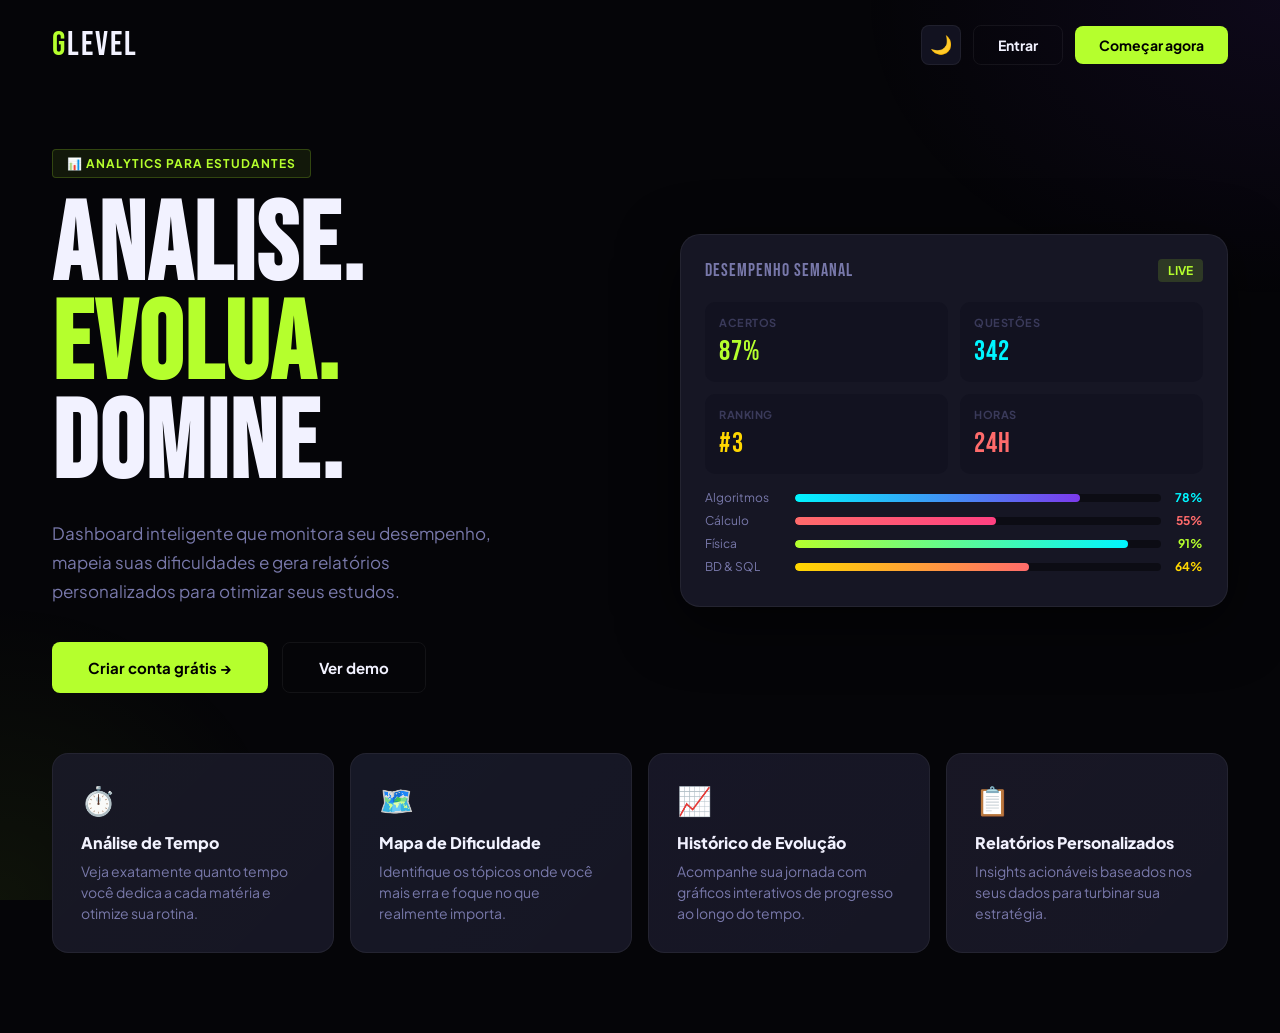
<file: frontend/index.html>
<!DOCTYPE html>
<html lang="pt-BR">
<head>
<meta charset="UTF-8">
<meta name="viewport" content="width=device-width, initial-scale=1.0">
<title>GLevel — Analise. Evolua. Domine.</title>
<link href="https://fonts.googleapis.com/css2?family=Plus+Jakarta+Sans:wght@300;400;500;600;700;800&family=Bebas+Neue&display=swap" rel="stylesheet">
<style>
:root{
  --lime:#B5FF2D;--cyan:#00F5FF;--violet:#7C3AED;--coral:#FF6B6B;--gold:#FFD700;
  --bg:#050508;--bg2:#0C0C14;--bg3:#121220;--card:#161624;--border:rgba(255,255,255,0.06);
  --text:#F2F2FF;--text2:#7878AA;--text3:#3A3A5A;
  --radius:16px;--shadow:0 16px 60px rgba(0,0,0,0.6);
}
body.light{
  --bg:#F8F8FF;--bg2:#F0F0FF;--bg3:#E8E8F8;--card:#FFFFFF;--border:rgba(0,0,60,0.07);
  --text:#080820;--text2:#5050A0;--text3:#B0B0D0;--shadow:0 16px 60px rgba(0,0,60,0.1);
}
*{margin:0;padding:0;box-sizing:border-box;}
body{font-family:'Plus Jakarta Sans',sans-serif;background:var(--bg);color:var(--text);min-height:100vh;transition:background .3s,color .3s;}
.page{display:none;min-height:100vh;}
.page.active{display:flex;}

body::before{content:'';position:fixed;inset:0;background:radial-gradient(ellipse 700px 500px at 100% 0%,rgba(124,58,237,.08) 0%,transparent 60%),radial-gradient(ellipse 500px 500px at 0% 100%,rgba(181,255,45,.06) 0%,transparent 60%);pointer-events:none;z-index:0;}

/* LANDING */
#landing{flex-direction:column;position:relative;z-index:1;}
nav{display:flex;align-items:center;justify-content:space-between;padding:24px 52px;}
.logo{font-family:'Bebas Neue',sans-serif;font-size:34px;letter-spacing:2px;color:var(--text);}
.logo .g{color:var(--lime);}
.nav-r{display:flex;gap:12px;align-items:center;}
.btn{padding:10px 24px;border-radius:8px;font-family:'Plus Jakarta Sans',sans-serif;font-size:14px;font-weight:700;cursor:pointer;transition:all .2s;border:none;}
.btn-ghost{background:transparent;color:var(--text);border:1.5px solid var(--border);}
.btn-ghost:hover{border-color:var(--lime);}
.btn-lime{background:var(--lime);color:#000;}
.btn-lime:hover{transform:translateY(-2px);box-shadow:0 8px 24px rgba(181,255,45,.4);}
.theme-btn{width:40px;height:40px;border-radius:8px;background:var(--bg3);border:1.5px solid var(--border);display:flex;align-items:center;justify-content:center;cursor:pointer;font-size:18px;transition:all .2s;}

.hero{padding:60px 52px;display:grid;grid-template-columns:1fr 1fr;gap:80px;align-items:center;}
@media(max-width:900px){.hero{grid-template-columns:1fr;gap:40px;}}
.hero-tag{display:inline-flex;align-items:center;gap:8px;background:rgba(181,255,45,.08);border:1px solid rgba(181,255,45,.2);padding:6px 14px;border-radius:4px;font-size:12px;font-weight:700;color:var(--lime);letter-spacing:1px;text-transform:uppercase;margin-bottom:20px;}
h1{font-family:'Bebas Neue',sans-serif;font-size:clamp(60px,9vw,110px);line-height:.9;letter-spacing:2px;margin-bottom:24px;}
h1 em{font-style:normal;color:var(--lime);}
.hero-sub{font-size:17px;color:var(--text2);line-height:1.7;max-width:440px;margin-bottom:36px;}
.hero-ctas{display:flex;gap:14px;flex-wrap:wrap;}
.btn-lg{padding:15px 36px;font-size:15px;border-radius:8px;}

/* Mini dashboard preview */
.mini-dash{background:var(--card);border:1px solid var(--border);border-radius:20px;padding:24px;box-shadow:var(--shadow);}
.md-header{display:flex;align-items:center;justify-content:space-between;margin-bottom:20px;}
.md-title{font-family:'Bebas Neue',sans-serif;font-size:18px;letter-spacing:1px;color:var(--text2);}
.md-badge{background:rgba(181,255,45,.15);color:var(--lime);font-size:12px;font-weight:700;padding:4px 10px;border-radius:4px;}
.mini-stats{display:grid;grid-template-columns:1fr 1fr;gap:12px;margin-bottom:16px;}
.ms{background:var(--bg3);border-radius:10px;padding:14px;}
.ms-label{font-size:11px;font-weight:700;color:var(--text3);text-transform:uppercase;letter-spacing:.5px;margin-bottom:6px;}
.ms-val{font-family:'Bebas Neue',sans-serif;font-size:28px;letter-spacing:1px;}
.c-lime{color:var(--lime);}
.c-cyan{color:var(--cyan);}
.c-coral{color:var(--coral);}
.c-gold{color:var(--gold);}
.c-violet{color:var(--violet);}
.bar-chart{margin-top:8px;}
.bc-row{display:flex;align-items:center;gap:10px;margin-bottom:8px;font-size:13px;}
.bc-label{width:80px;color:var(--text2);font-size:12px;white-space:nowrap;}
.bc-bar-bg{flex:1;height:8px;background:var(--bg2);border-radius:4px;overflow:hidden;}
.bc-bar{height:100%;border-radius:4px;transition:width .6s ease;}
.bc-val{width:32px;text-align:right;font-weight:700;font-size:12px;}

.features{padding:0 52px 80px;display:grid;grid-template-columns:repeat(auto-fit,minmax(220px,1fr));gap:16px;}
.fc{background:var(--card);border:1px solid var(--border);border-radius:var(--radius);padding:28px;transition:all .3s;position:relative;overflow:hidden;}
.fc::before{content:'';position:absolute;inset:0;background:linear-gradient(135deg,var(--accent,transparent),transparent);opacity:.05;pointer-events:none;}
.fc:hover{transform:translateY(-5px);box-shadow:var(--shadow);}
.fc-ico{font-size:28px;margin-bottom:14px;}
.fc-t{font-weight:800;font-size:16px;margin-bottom:8px;}
.fc-d{font-size:14px;color:var(--text2);line-height:1.5;}

/* AUTH */
#auth{align-items:stretch;}
.auth-l{flex:1;display:flex;flex-direction:column;align-items:center;justify-content:center;padding:60px 48px;background:var(--bg2);position:relative;overflow:hidden;}
.auth-l::before{content:'';position:absolute;inset:0;background:linear-gradient(160deg,rgba(181,255,45,.08) 0%,transparent 50%,rgba(124,58,237,.08) 100%);}
.al-logo{font-family:'Bebas Neue',sans-serif;font-size:64px;letter-spacing:3px;margin-bottom:8px;position:relative;z-index:1;}
.al-logo .g{color:var(--lime);}
.al-tag{color:var(--text2);font-size:17px;text-align:center;max-width:280px;line-height:1.5;position:relative;z-index:1;margin-bottom:48px;}
.metrics-preview{display:grid;grid-template-columns:1fr 1fr;gap:12px;width:100%;max-width:320px;position:relative;z-index:1;}
.mp-card{background:var(--card);border:1px solid var(--border);border-radius:12px;padding:16px;text-align:center;}
.mp-val{font-family:'Bebas Neue',sans-serif;font-size:32px;letter-spacing:1px;}
.mp-label{font-size:12px;color:var(--text2);margin-top:2px;}
.auth-r{width:500px;display:flex;flex-direction:column;align-items:center;justify-content:center;padding:60px 48px;background:var(--bg);}
@media(max-width:768px){.auth-l{display:none;}.auth-r{width:100%;padding:40px 24px;}}
.back-btn{background:none;border:none;color:var(--text2);cursor:pointer;font-size:14px;margin-bottom:28px;align-self:flex-start;display:flex;align-items:center;gap:6px;}
.tabs{display:flex;background:var(--bg3);border-radius:8px;padding:4px;width:100%;margin-bottom:32px;}
.tab{flex:1;padding:10px;border-radius:6px;font-weight:700;font-size:14px;cursor:pointer;border:none;background:transparent;color:var(--text2);transition:all .2s;}
.tab.active{background:var(--card);color:var(--text);}
.fg{width:100%;margin-bottom:16px;}
label{display:block;font-size:11px;font-weight:800;color:var(--text2);margin-bottom:8px;letter-spacing:1px;text-transform:uppercase;}
input,select{width:100%;padding:14px 16px;border-radius:8px;border:1.5px solid var(--border);background:var(--bg3);color:var(--text);font-family:'Plus Jakarta Sans',sans-serif;font-size:14px;outline:none;transition:all .2s;}
input:focus{border-color:var(--lime);box-shadow:0 0 0 3px rgba(181,255,45,.12);}
.sub-btn{width:100%;padding:15px;font-size:15px;font-weight:800;border-radius:8px;background:var(--lime);color:#000;border:none;cursor:pointer;margin-top:6px;transition:all .2s;letter-spacing:.5px;}
.sub-btn:hover{transform:translateY(-2px);box-shadow:0 8px 24px rgba(181,255,45,.4);}

/* DASHBOARD */
#dashboard{flex-direction:column;}
.topbar{display:flex;align-items:center;justify-content:space-between;padding:14px 32px;background:var(--bg2);border-bottom:1px solid var(--border);position:sticky;top:0;z-index:100;}
.tb-logo{font-family:'Bebas Neue',sans-serif;font-size:22px;letter-spacing:2px;}
.tb-logo .g{color:var(--lime);}
.tb-r{display:flex;align-items:center;gap:12px;}
.ic-btn{width:38px;height:38px;border-radius:8px;background:var(--bg3);border:1px solid var(--border);display:flex;align-items:center;justify-content:center;cursor:pointer;font-size:15px;transition:all .2s;}
.ic-btn:hover{background:var(--card);}
.av{width:38px;height:38px;border-radius:8px;background:linear-gradient(135deg,var(--lime),var(--cyan));display:flex;align-items:center;justify-content:center;font-weight:800;font-size:15px;color:#000;cursor:pointer;}

.layout{display:flex;flex:1;overflow:hidden;}
.sidebar{width:220px;background:var(--bg2);border-right:1px solid var(--border);padding:20px 12px;display:flex;flex-direction:column;gap:3px;overflow-y:auto;}
.ni{display:flex;align-items:center;gap:10px;padding:10px 12px;border-radius:8px;cursor:pointer;color:var(--text2);font-size:14px;font-weight:600;transition:all .2s;}
.ni:hover,.ni.active{background:var(--bg3);color:var(--text);}
.ni.active{background:rgba(181,255,45,.1);color:var(--lime);}
.ns{font-size:10px;font-weight:800;letter-spacing:1.5px;color:var(--text3);padding:14px 12px 5px;text-transform:uppercase;}

.content{flex:1;overflow-y:auto;padding:28px;}
.view{display:none;}
.view.active{display:block;}

/* Overview */
.page-title{font-family:'Bebas Neue',sans-serif;font-size:36px;letter-spacing:2px;margin-bottom:6px;}
.page-sub{color:var(--text2);font-size:15px;margin-bottom:28px;}
.kpis{display:grid;grid-template-columns:repeat(auto-fit,minmax(180px,1fr));gap:14px;margin-bottom:28px;}
.kpi{background:var(--card);border:1px solid var(--border);border-radius:var(--radius);padding:22px;transition:all .3s;cursor:default;position:relative;overflow:hidden;}
.kpi:hover{transform:translateY(-3px);box-shadow:var(--shadow);}
.kpi::after{content:'';position:absolute;bottom:0;left:0;right:0;height:3px;background:var(--accent);}
.kpi-label{font-size:11px;font-weight:800;color:var(--text2);text-transform:uppercase;letter-spacing:1px;margin-bottom:10px;}
.kpi-val{font-family:'Bebas Neue',sans-serif;font-size:44px;letter-spacing:1px;line-height:1;}
.kpi-sub{font-size:12px;color:var(--text3);margin-top:6px;}

.two-col{display:grid;grid-template-columns:1.5fr 1fr;gap:20px;margin-bottom:24px;}
@media(max-width:900px){.two-col{grid-template-columns:1fr;}}
.card{background:var(--card);border:1px solid var(--border);border-radius:var(--radius);padding:24px;}
.card-title{font-weight:800;font-size:16px;margin-bottom:18px;display:flex;align-items:center;gap:8px;}

/* Chart bars */
.chart-bars{display:flex;align-items:flex-end;gap:8px;height:140px;padding:0 4px;}
.cb{flex:1;border-radius:6px 6px 0 0;transition:all .3s;cursor:pointer;position:relative;}
.cb:hover{filter:brightness(1.2);}
.cb-label{position:absolute;bottom:-20px;left:50%;transform:translateX(-50%);font-size:10px;color:var(--text3);white-space:nowrap;}
.chart-x{display:flex;gap:8px;padding:24px 4px 0;height:24px;}
.cx-item{flex:1;text-align:center;font-size:10px;color:var(--text3);}

/* Difficulty map */
.diff-grid{display:grid;grid-template-columns:repeat(auto-fill,minmax(130px,1fr));gap:10px;}
.diff-card{border-radius:10px;padding:14px;cursor:pointer;transition:all .3s;}
.diff-card:hover{transform:scale(1.03);}
.diff-subject{font-weight:700;font-size:14px;margin-bottom:6px;color:#fff;}
.diff-score{font-family:'Bebas Neue',sans-serif;font-size:28px;letter-spacing:1px;color:rgba(255,255,255,.9);}
.diff-bar{height:4px;background:rgba(255,255,255,.2);border-radius:2px;margin-top:8px;}
.diff-fill{height:100%;border-radius:2px;background:rgba(255,255,255,.7);}

/* History */
.history-chart{height:160px;display:flex;align-items:flex-end;gap:3px;padding-bottom:0;}
.hc-col{flex:1;display:flex;flex-direction:column;align-items:center;gap:3px;}
.hc-bar{width:100%;border-radius:3px 3px 0 0;transition:all .3s;}
.hc-label{font-size:9px;color:var(--text3);margin-top:4px;text-align:center;}

/* Reports */
.report-card{background:var(--card);border:1px solid var(--border);border-radius:var(--radius);padding:24px;margin-bottom:16px;display:flex;align-items:center;gap:20px;transition:all .2s;}
.report-card:hover{transform:translateX(4px);border-color:var(--lime);}
.rc-icon{font-size:36px;flex-shrink:0;}
.rc-title{font-weight:700;font-size:16px;margin-bottom:4px;}
.rc-desc{font-size:13px;color:var(--text2);}
.rc-btn{margin-left:auto;padding:10px 20px;background:rgba(181,255,45,.15);color:var(--lime);border:1px solid rgba(181,255,45,.2);border-radius:8px;cursor:pointer;font-weight:700;font-size:13px;flex-shrink:0;transition:all .2s;}
.rc-btn:hover{background:rgba(181,255,45,.25);}

/* Anim */
@keyframes fadeUp{from{opacity:0;transform:translateY(18px);}to{opacity:1;transform:translateY(0);}}
.fu{animation:fadeUp .5s ease forwards;}
.d1{animation-delay:.08s;}.d2{animation-delay:.16s;}.d3{animation-delay:.24s;}.d4{animation-delay:.32s;}

/* Toasts */
.toasts{position:fixed;bottom:24px;left:50%;transform:translateX(-50%);z-index:9999;display:flex;flex-direction:column;gap:10px;pointer-events:none;}
.toast{background:var(--card);border:1px solid var(--border);border-radius:8px;padding:14px 24px;font-size:14px;font-weight:700;display:flex;align-items:center;gap:10px;box-shadow:var(--shadow);animation:fadeUp .3s ease;}
@media(max-width:768px){.sidebar{display:none;}.content{padding:16px;}}
</style>
</head>
<body>
<div class="toasts" id="toasts"></div>

<!-- LANDING -->
<div id="landing" class="page active">
  <nav>
    <div class="logo"><span class="g">G</span>LEVEL</div>
    <div class="nav-r">
      <button class="theme-btn" onclick="toggleTheme()">🌙</button>
      <button class="btn btn-ghost" onclick="goAuth('login')">Entrar</button>
      <button class="btn btn-lime" onclick="goAuth('signup')">Começar agora</button>
    </div>
  </nav>
  <div class="hero">
    <div class="fu">
      <div class="hero-tag">📊 Analytics para estudantes</div>
      <h1>ANALISE.<br><em>EVOLUA.</em><br>DOMINE.</h1>
      <p class="hero-sub">Dashboard inteligente que monitora seu desempenho, mapeia suas dificuldades e gera relatórios personalizados para otimizar seus estudos.</p>
      <div class="hero-ctas">
        <button class="btn btn-lime btn-lg" onclick="goAuth('signup')">Criar conta grátis →</button>
        <button class="btn btn-ghost btn-lg" onclick="goAuth('login')">Ver demo</button>
      </div>
    </div>
    <div class="fu d2">
      <div class="mini-dash">
        <div class="md-header"><div class="md-title">DESEMPENHO SEMANAL</div><div class="md-badge">LIVE</div></div>
        <div class="mini-stats">
          <div class="ms"><div class="ms-label">Acertos</div><div class="ms-val c-lime">87%</div></div>
          <div class="ms"><div class="ms-label">Questões</div><div class="ms-val c-cyan">342</div></div>
          <div class="ms"><div class="ms-label">Ranking</div><div class="ms-val c-gold">#3</div></div>
          <div class="ms"><div class="ms-label">Horas</div><div class="ms-val c-coral">24h</div></div>
        </div>
        <div class="bar-chart">
          <div class="bc-row"><span class="bc-label">Algoritmos</span><div class="bc-bar-bg"><div class="bc-bar" style="width:78%;background:linear-gradient(90deg,#00F5FF,#7C3AED)"></div></div><span class="bc-val c-cyan">78%</span></div>
          <div class="bc-row"><span class="bc-label">Cálculo</span><div class="bc-bar-bg"><div class="bc-bar" style="width:55%;background:linear-gradient(90deg,#FF6B6B,#FF4081)"></div></div><span class="bc-val c-coral">55%</span></div>
          <div class="bc-row"><span class="bc-label">Física</span><div class="bc-bar-bg"><div class="bc-bar" style="width:91%;background:linear-gradient(90deg,#B5FF2D,#00F5FF)"></div></div><span class="bc-val c-lime">91%</span></div>
          <div class="bc-row"><span class="bc-label">BD & SQL</span><div class="bc-bar-bg"><div class="bc-bar" style="width:64%;background:linear-gradient(90deg,#FFD700,#FF6B6B)"></div></div><span class="bc-val c-gold">64%</span></div>
        </div>
      </div>
    </div>
  </div>
  <div class="features">
    <div class="fc fu" style="--accent:rgba(181,255,45,.2)"><div class="fc-ico">⏱️</div><div class="fc-t">Análise de Tempo</div><div class="fc-d">Veja exatamente quanto tempo você dedica a cada matéria e otimize sua rotina.</div></div>
    <div class="fc fu d1" style="--accent:rgba(0,245,255,.2)"><div class="fc-ico">🗺️</div><div class="fc-t">Mapa de Dificuldade</div><div class="fc-d">Identifique os tópicos onde você mais erra e foque no que realmente importa.</div></div>
    <div class="fc fu d2" style="--accent:rgba(124,58,237,.2)"><div class="fc-ico">📈</div><div class="fc-t">Histórico de Evolução</div><div class="fc-d">Acompanhe sua jornada com gráficos interativos de progresso ao longo do tempo.</div></div>
    <div class="fc fu d3" style="--accent:rgba(255,107,107,.2)"><div class="fc-ico">📋</div><div class="fc-t">Relatórios Personalizados</div><div class="fc-d">Insights acionáveis baseados nos seus dados para turbinar sua estratégia.</div></div>
  </div>
</div>

<!-- AUTH -->
<div id="auth" class="page">
  <div class="auth-l">
    <div class="al-logo"><span class="g">G</span>LEVEL</div>
    <div class="al-tag">Análise de desempenho para estudantes universitários.</div>
    <div class="metrics-preview">
      <div class="mp-card"><div class="mp-val c-lime">87%</div><div class="mp-label">Taxa de acerto</div></div>
      <div class="mp-card"><div class="mp-val c-cyan">#3</div><div class="mp-label">Posição ranking</div></div>
      <div class="mp-card"><div class="mp-val c-coral">↑15%</div><div class="mp-label">Evolução mensal</div></div>
      <div class="mp-card"><div class="mp-val c-gold">12</div><div class="mp-label">Dias seguidos</div></div>
    </div>
  </div>
  <div class="auth-r">
    <button class="back-btn" onclick="goPage('landing')">← Voltar</button>
    <div class="tabs">
      <button class="tab active" id="t-li" onclick="swTab('li')">Entrar</button>
      <button class="tab" id="t-su" onclick="swTab('su')">Cadastrar</button>
    </div>
        <div id="f-li" style="width:100%">
          <div class="fg"><label>Email</label><input type="email" id="login-email" placeholder="seu@email.com" value="alex@universidade.edu.br"></div>
          <div class="fg"><label>Senha</label><input type="password" id="login-pass" placeholder="••••••••" value="demo1234"></div>
          <button class="sub-btn" onclick="doLogin()">ACESSAR DASHBOARD →</button>
        </div>
        <div id="f-su" style="width:100%;display:none">
          <div class="fg"><label>Nome</label><input type="text" id="reg-name" placeholder="Seu nome"></div>
          <div class="fg"><label>Email</label><input type="email" id="reg-email" placeholder="seu@email.com"></div>
          <div class="fg"><label>Universidade</label><input type="text" id="reg-uni" placeholder="Nome da universidade"></div>
          <div class="fg"><label>Senha</label><input type="password" id="reg-pass" placeholder="Mínimo 8 caracteres"></div>
          <button class="sub-btn" onclick="doRegister()">CRIAR CONTA GRÁTIS 📊</button>
        </div>
  </div>
</div>

<!-- DASHBOARD -->
<div id="dashboard" class="page">
  <div class="topbar">
    <div class="tb-logo"><span class="g">G</span>LEVEL</div>
    <div class="tb-r">
      <button class="theme-btn" onclick="toggleTheme()">🌙</button>
      <div class="ic-btn">🔔</div>
      <div class="av" onclick="goPage('landing')">A</div>
    </div>
  </div>
  <div class="layout">
    <div class="sidebar">
      <div class="ns">Dashboard</div>
      <div class="ni active" onclick="sv('overview')">📊 Visão Geral</div>
      <div class="ni" onclick="sv('tempo')">⏱️ Análise de Tempo</div>
      <div class="ni" onclick="sv('dificuldade')">🗺️ Mapa de Dificuldade</div>
      <div class="ni" onclick="sv('historico')">📈 Histórico</div>
      <div class="ni" onclick="sv('relatorios')">📋 Relatórios</div>
      <div class="ns">Apps GeniUs</div>
      <div class="ni" onclick="toast('🎮 Abrindo GeniUs...')">🎮 GeniUs</div>
      <div class="ni" onclick="toast('🎙️ Abrindo GTalk...')">🎙️ GTalk</div>
      <div class="ns">Conta</div>
      <div class="ni" onclick="sv('perfil')">👤 Perfil</div>
    </div>
    <div class="content">

      <!-- OVERVIEW -->
      <div class="view active" id="v-overview">
        <div class="page-title fu">VISÃO GERAL</div>
        <div class="page-sub fu">Semana de 01 a 07 de Abril de 2026</div>
        <div class="kpis">
          <div class="kpi fu" style="--accent:var(--lime)"><div class="kpi-label">Taxa de Acerto</div><div class="kpi-val c-lime">87%</div><div class="kpi-sub">↑ +3% vs semana anterior</div></div>
          <div class="kpi fu d1" style="--accent:var(--cyan)"><div class="kpi-label">Questões Respondidas</div><div class="kpi-val c-cyan">342</div><div class="kpi-sub">↑ +47 esta semana</div></div>
          <div class="kpi fu d2" style="--accent:var(--gold)"><div class="kpi-label">Posição no Ranking</div><div class="kpi-val c-gold">#3</div><div class="kpi-sub">↑ Subiu 2 posições</div></div>
          <div class="kpi fu d3" style="--accent:var(--coral)"><div class="kpi-label">Horas de Estudo</div><div class="kpi-val c-coral">24h</div><div class="kpi-sub">Meta: 28h/semana</div></div>
          <div class="kpi fu d4" style="--accent:var(--violet)"><div class="kpi-label">Sequência</div><div class="kpi-val c-violet">12🔥</div><div class="kpi-sub">Recorde: 18 dias</div></div>
        </div>
        <div class="two-col">
          <div class="card fu">
            <div class="card-title">📊 Acertos por Dia (Últimos 7 dias)</div>
            <div class="chart-bars" id="weekChart"></div>
            <div class="chart-x" id="weekLabels"></div>
          </div>
          <div class="card fu d1">
            <div class="card-title">📚 Por Matéria</div>
            <div style="display:flex;flex-direction:column;gap:12px;">
              <div><div style="display:flex;justify-content:space-between;font-size:14px;font-weight:600;margin-bottom:6px;"><span>Física</span><span class="c-lime">91%</span></div><div style="height:8px;background:var(--bg3);border-radius:4px;overflow:hidden;"><div style="width:91%;height:100%;background:linear-gradient(90deg,var(--lime),var(--cyan));border-radius:4px;"></div></div></div>
              <div><div style="display:flex;justify-content:space-between;font-size:14px;font-weight:600;margin-bottom:6px;"><span>Algoritmos</span><span class="c-cyan">78%</span></div><div style="height:8px;background:var(--bg3);border-radius:4px;overflow:hidden;"><div style="width:78%;height:100%;background:linear-gradient(90deg,var(--cyan),var(--violet));border-radius:4px;"></div></div></div>
              <div><div style="display:flex;justify-content:space-between;font-size:14px;font-weight:600;margin-bottom:6px;"><span>Banco de Dados</span><span class="c-gold">64%</span></div><div style="height:8px;background:var(--bg3);border-radius:4px;overflow:hidden;"><div style="width:64%;height:100%;background:linear-gradient(90deg,var(--gold),var(--coral));border-radius:4px;"></div></div></div>
              <div><div style="display:flex;justify-content:space-between;font-size:14px;font-weight:600;margin-bottom:6px;"><span>Cálculo I</span><span class="c-coral">55%</span></div><div style="height:8px;background:var(--bg3);border-radius:4px;overflow:hidden;"><div style="width:55%;height:100%;background:linear-gradient(90deg,var(--coral),#FF4081);border-radius:4px;"></div></div></div>
            </div>
          </div>
        </div>
        <div class="card fu">
          <div class="card-title">💡 Insights da IA</div>
          <div style="display:grid;grid-template-columns:repeat(auto-fit,minmax(220px,1fr));gap:12px;">
            <div style="background:rgba(181,255,45,.08);border:1px solid rgba(181,255,45,.15);border-radius:10px;padding:14px;"><div style="font-weight:700;color:var(--lime);margin-bottom:6px;">🎯 Ponto Forte</div><div style="font-size:14px;color:var(--text2);">Sua performance em Física está excelente. Continue praticando para manter o 1º lugar na matéria.</div></div>
            <div style="background:rgba(255,107,107,.08);border:1px solid rgba(255,107,107,.15);border-radius:10px;padding:14px;"><div style="font-weight:700;color:var(--coral);margin-bottom:6px;">⚠️ Atenção</div><div style="font-size:14px;color:var(--text2);">Cálculo I está abaixo da sua média. Recomendamos 2h extras por semana nesta matéria.</div></div>
            <div style="background:rgba(0,245,255,.08);border:1px solid rgba(0,245,255,.15);border-radius:10px;padding:14px;"><div style="font-weight:700;color:var(--cyan);margin-bottom:6px;">📈 Tendência</div><div style="font-size:14px;color:var(--text2);">Seu progresso semanal está acima da média da turma em 15%. Você está no caminho certo!</div></div>
          </div>
        </div>
      </div>

      <!-- TEMPO -->
      <div class="view" id="v-tempo">
        <div class="page-title fu">ANÁLISE DE TEMPO</div>
        <div class="page-sub fu">Distribuição das suas horas de estudo</div>
        <div class="kpis" style="margin-bottom:28px;">
          <div class="kpi fu" style="--accent:var(--lime)"><div class="kpi-label">Total esta semana</div><div class="kpi-val c-lime">24h</div></div>
          <div class="kpi fu d1" style="--accent:var(--cyan)"><div class="kpi-label">Média diária</div><div class="kpi-val c-cyan">3h26</div></div>
          <div class="kpi fu d2" style="--accent:var(--gold)"><div class="kpi-label">Matéria mais estudada</div><div class="kpi-val c-gold" style="font-size:22px;">Algoritmos</div></div>
          <div class="kpi fu d3" style="--accent:var(--coral)"><div class="kpi-label">Horário pico</div><div class="kpi-val c-coral">20-22h</div></div>
        </div>
        <div class="card fu">
          <div class="card-title">⏱️ Tempo por Matéria</div>
          <div style="display:flex;flex-direction:column;gap:16px;">
            <div><div style="display:flex;justify-content:space-between;font-size:15px;font-weight:700;margin-bottom:8px;"><span>Algoritmos</span><span class="c-cyan">8h 30min</span></div><div style="height:12px;background:var(--bg3);border-radius:6px;overflow:hidden;"><div style="width:71%;height:100%;background:linear-gradient(90deg,var(--cyan),var(--violet));border-radius:6px;"></div></div></div>
            <div><div style="display:flex;justify-content:space-between;font-size:15px;font-weight:700;margin-bottom:8px;"><span>Física</span><span class="c-lime">6h 15min</span></div><div style="height:12px;background:var(--bg3);border-radius:6px;overflow:hidden;"><div style="width:52%;height:100%;background:linear-gradient(90deg,var(--lime),var(--cyan));border-radius:6px;"></div></div></div>
            <div><div style="display:flex;justify-content:space-between;font-size:15px;font-weight:700;margin-bottom:8px;"><span>Cálculo I</span><span class="c-coral">5h 00min</span></div><div style="height:12px;background:var(--bg3);border-radius:6px;overflow:hidden;"><div style="width:42%;height:100%;background:linear-gradient(90deg,var(--coral),#FF4081);border-radius:6px;"></div></div></div>
            <div><div style="display:flex;justify-content:space-between;font-size:15px;font-weight:700;margin-bottom:8px;"><span>Banco de Dados</span><span class="c-gold">4h 15min</span></div><div style="height:12px;background:var(--bg3);border-radius:6px;overflow:hidden;"><div style="width:35%;height:100%;background:linear-gradient(90deg,var(--gold),var(--coral));border-radius:6px;"></div></div></div>
          </div>
        </div>
      </div>

      <!-- DIFICULDADE -->
      <div class="view" id="v-dificuldade">
        <div class="page-title fu">MAPA DE DIFICULDADE</div>
        <div class="page-sub fu">Quanto mais vermelho, mais atenção necessária</div>
        <div class="diff-grid fu">
          <div class="diff-card" style="background:linear-gradient(135deg,#00C851,#007AFF)"><div class="diff-subject">Física</div><div class="diff-score">91%</div><div class="diff-bar"><div class="diff-fill" style="width:91%"></div></div></div>
          <div class="diff-card" style="background:linear-gradient(135deg,#007AFF,#6000DD)"><div class="diff-subject">Algoritmos</div><div class="diff-score">78%</div><div class="diff-bar"><div class="diff-fill" style="width:78%"></div></div></div>
          <div class="diff-card" style="background:linear-gradient(135deg,#FFD700,#FF6B00)"><div class="diff-subject">Banco de Dados</div><div class="diff-score">64%</div><div class="diff-bar"><div class="diff-fill" style="width:64%"></div></div></div>
          <div class="diff-card" style="background:linear-gradient(135deg,#FF6B00,#FF2D55)"><div class="diff-subject">Cálculo I</div><div class="diff-score">55%</div><div class="diff-bar"><div class="diff-fill" style="width:55%"></div></div></div>
          <div class="diff-card" style="background:linear-gradient(135deg,#FF2D55,#C0006B)"><div class="diff-subject">Química</div><div class="diff-score">30%</div><div class="diff-bar"><div class="diff-fill" style="width:30%"></div></div></div>
          <div class="diff-card" style="background:linear-gradient(135deg,#6000DD,#007AFF)"><div class="diff-subject">Álgebra Linear</div><div class="diff-score">45%</div><div class="diff-bar"><div class="diff-fill" style="width:45%"></div></div></div>
          <div class="diff-card" style="background:linear-gradient(135deg,#00C851,#FFD700)"><div class="diff-subject">Redes</div><div class="diff-score">70%</div><div class="diff-bar"><div class="diff-fill" style="width:70%"></div></div></div>
          <div class="diff-card" style="background:linear-gradient(135deg,#FF6B00,#FFD700)"><div class="diff-subject">Estatística</div><div class="diff-score">58%</div><div class="diff-bar"><div class="diff-fill" style="width:58%"></div></div></div>
        </div>
        <div class="card fu" style="margin-top:20px;">
          <div class="card-title">⚠️ Tópicos Críticos (Requerem Atenção)</div>
          <div style="display:flex;flex-direction:column;gap:10px;">
            <div style="display:flex;align-items:center;gap:14px;padding:12px;background:rgba(255,45,85,.08);border-radius:10px;border:1px solid rgba(255,45,85,.15)"><span style="font-size:24px;">🔴</span><div><div style="font-weight:700;">Química — Ligações Iônicas</div><div style="font-size:13px;color:var(--text2);">Apenas 20% de acerto nas últimas 15 questões.</div></div><button class="rc-btn" style="border-color:rgba(255,45,85,.3);color:var(--coral)" onclick="toast('🎮 Enviando para GeniUs...')">Praticar</button></div>
            <div style="display:flex;align-items:center;gap:14px;padding:12px;background:rgba(255,107,0,.08);border-radius:10px;border:1px solid rgba(255,107,0,.15)"><span style="font-size:24px;">🟠</span><div><div style="font-weight:700;">Cálculo I — Integrais por Partes</div><div style="font-size:13px;color:var(--text2);">35% de acerto. Abaixo da sua média histórica.</div></div><button class="rc-btn" onclick="toast('🎮 Enviando para GeniUs...')">Praticar</button></div>
          </div>
        </div>
      </div>

      <!-- HISTÓRICO -->
      <div class="view" id="v-historico">
        <div class="page-title fu">HISTÓRICO DE EVOLUÇÃO</div>
        <div class="page-sub fu">Sua jornada de aprendizado mês a mês</div>
        <div class="card fu">
          <div class="card-title">📈 Taxa de Acerto — Últimos 8 meses</div>
          <div class="history-chart" id="histChart"></div>
          <div style="display:flex;gap:3px;margin-top:4px;">
            <div style="flex:1;font-size:10px;color:var(--text3);text-align:center;" id="histLabels"></div>
          </div>
        </div>
        <div class="two-col" style="margin-top:20px;">
          <div class="card fu d1">
            <div class="card-title">🏆 Marcos Alcançados</div>
            <div style="display:flex;flex-direction:column;gap:12px;">
              <div style="display:flex;align-items:center;gap:12px;"><span style="font-size:24px;">🥇</span><div><div style="font-weight:700;">Primeiro top 3 no ranking</div><div style="font-size:13px;color:var(--text2);">Fevereiro 2026</div></div></div>
              <div style="display:flex;align-items:center;gap:12px;"><span style="font-size:24px;">🔥</span><div><div style="font-weight:700;">Sequência de 12 dias</div><div style="font-size:13px;color:var(--text2);">Março 2026</div></div></div>
              <div style="display:flex;align-items:center;gap:12px;"><span style="font-size:24px;">🎯</span><div><div style="font-weight:700;">100% em Física</div><div style="font-size:13px;color:var(--text2);">Março 2026</div></div></div>
            </div>
          </div>
          <div class="card fu d2">
            <div class="card-title">📅 Comparativo Mensal</div>
            <div style="display:flex;flex-direction:column;gap:12px;">
              <div style="display:flex;justify-content:space-between;align-items:center;padding:10px;background:var(--bg3);border-radius:8px;"><span style="font-weight:600;">Março 2026</span><span class="c-lime" style="font-weight:800;">87% ↑</span></div>
              <div style="display:flex;justify-content:space-between;align-items:center;padding:10px;background:var(--bg3);border-radius:8px;"><span style="font-weight:600;">Fevereiro 2026</span><span class="c-cyan" style="font-weight:800;">82%</span></div>
              <div style="display:flex;justify-content:space-between;align-items:center;padding:10px;background:var(--bg3);border-radius:8px;"><span style="font-weight:600;">Janeiro 2026</span><span class="c-gold" style="font-weight:800;">75%</span></div>
              <div style="display:flex;justify-content:space-between;align-items:center;padding:10px;background:var(--bg3);border-radius:8px;"><span style="font-weight:600;">Dezembro 2025</span><span class="c-coral" style="font-weight:800;">68%</span></div>
            </div>
          </div>
        </div>
      </div>

      <!-- RELATÓRIOS -->
      <div class="view" id="v-relatorios">
        <div class="page-title fu">RELATÓRIOS</div>
        <div class="page-sub fu">Relatórios personalizados gerados por IA</div>
        <div class="report-card fu"><div class="rc-icon">📊</div><div><div class="rc-title">Relatório Semanal — 01 a 07 Abril</div><div class="rc-desc">Análise completa do seu desempenho com insights e recomendações personalizadas.</div></div><button class="rc-btn" onclick="toast('📥 Relatório gerado!')">Gerar PDF</button></div>
        <div class="report-card fu d1"><div class="rc-icon">📈</div><div><div class="rc-title">Relatório de Evolução Mensal</div><div class="rc-desc">Compare seu progresso mês a mês e veja quanto você evoluiu desde o início.</div></div><button class="rc-btn" onclick="toast('📥 Relatório gerado!')">Gerar PDF</button></div>
        <div class="report-card fu d2"><div class="rc-icon">🗺️</div><div><div class="rc-title">Análise de Pontos Fracos</div><div class="rc-desc">Mapeamento detalhado das matérias e tópicos que precisam de mais atenção.</div></div><button class="rc-btn" onclick="toast('📥 Relatório gerado!')">Gerar PDF</button></div>
        <div class="report-card fu d3"><div class="rc-icon">🎯</div><div><div class="rc-title">Plano de Estudos Personalizado</div><div class="rc-desc">Cronograma sugerido pela IA baseado nos seus dados de desempenho e objetivos.</div></div><button class="rc-btn" onclick="toast('📥 Plano gerado!')">Gerar Plano</button></div>
      </div>

      <!-- PERFIL -->
      <div class="view" id="v-perfil">
        <div class="page-title fu">PERFIL</div>
        <div class="card fu" style="max-width:560px;">
          <div style="display:flex;align-items:center;gap:20px;margin-bottom:28px;">
            <div style="width:70px;height:70px;border-radius:12px;background:linear-gradient(135deg,var(--lime),var(--cyan));display:flex;align-items:center;justify-content:center;font-size:30px;font-weight:800;color:#000;">A</div>
            <div><div style="font-family:'Bebas Neue',sans-serif;font-size:26px;letter-spacing:1px;">ALEX ESTUDANTE</div><div style="color:var(--text2);font-size:14px;">alex@universidade.edu.br</div><div style="color:var(--lime);font-size:13px;font-weight:700;margin-top:4px;">📊 Nível Analytics 3 · 342 análises</div></div>
          </div>
          <div class="fg"><label>Nome</label><input type="text" value="Alex Estudante"></div>
          <div class="fg"><label>Email</label><input type="email" value="alex@universidade.edu.br"></div>
          <div class="fg"><label>Universidade</label><input type="text" value="Universidade Federal do Brasil"></div>
          <button class="sub-btn" onclick="toast('✅ Perfil salvo!')">SALVAR ALTERAÇÕES</button>
        </div>
      </div>

    </div>
  </div>
</div>

<script>
const API_BASE = window.location.origin;
let isDark=true;
let currentStudent = null;
const colors=['#B5FF2D','#00F5FF','#7C3AED','#FF6B6B','#FFD700','#B5FF2D','#00F5FF','#FF6B6B'];

function goPage(id){document.querySelectorAll('.page').forEach(p=>p.classList.remove('active'));document.getElementById(id).classList.add('active');}
function goAuth(tab){goPage('auth');swTab(tab);}
function swTab(t){document.getElementById('f-li').style.display=t==='li'?'block':'none';document.getElementById('f-su').style.display=t==='su'?'block':'none';document.getElementById('t-li').classList.toggle('active',t==='li');document.getElementById('t-su').classList.toggle('active',t==='su');}
function toggleTheme(){isDark=!isDark;document.body.classList.toggle('light',!isDark);document.querySelectorAll('.theme-btn').forEach(b=>b.textContent=isDark?'🌙':'☀️');}
function sv(v){document.querySelectorAll('.view').forEach(d=>d.classList.remove('active'));document.querySelectorAll('.ni').forEach(n=>n.classList.remove('active'));document.getElementById('v-'+v).classList.add('active');}
function toast(msg){const t=document.createElement('div');t.className='toast';t.textContent=msg;document.getElementById('toasts').appendChild(t);setTimeout(()=>t.remove(),3000);}

async function doLogin(){
  const email=document.getElementById('login-email').value;
  const pass=document.getElementById('login-pass').value;
  try{
    const res=await fetch(API_BASE+'/api/auth/login',{method:'POST',headers:{'Content-Type':'application/json'},body:JSON.stringify({email,password:pass})});
    if(!res.ok){const err=await res.json();toast('❌ '+err.detail);return;}
    currentStudent=await res.json();
    goPage('dashboard');loadDashboardData();toast('🎉 Bem-vindo ao GLevel, '+currentStudent.name+'!');
  }catch(e){toast('❌ Erro de conexão com o servidor');console.error(e);}
}

async function doRegister(){
  const name=document.getElementById('reg-name').value;
  const email=document.getElementById('reg-email').value;
  const uni=document.getElementById('reg-uni').value;
  const pass=document.getElementById('reg-pass').value;
  if(!name||!email||!pass){toast('❌ Preencha todos os campos');return;}
  try{
    const res=await fetch(API_BASE+'/api/auth/register',{method:'POST',headers:{'Content-Type':'application/json'},body:JSON.stringify({name,email,university:uni,password:pass})});
    if(!res.ok){const err=await res.json();toast('❌ '+err.detail);return;}
    currentStudent=await res.json();
    goPage('dashboard');loadDashboardData();toast('🎉 Conta criada! Bem-vindo, '+currentStudent.name+'!');
  }catch(e){toast('❌ Erro de conexão com o servidor');console.error(e);}
}

async function loadDashboardData(){
  if(!currentStudent)return;
  const sid=currentStudent.id;
  try{
    const [overview,dailyScores,subjectPerf]=await Promise.all([
      fetch(API_BASE+'/api/students/'+sid+'/dashboard/overview').then(r=>r.json()),
      fetch(API_BASE+'/api/students/'+sid+'/dashboard/daily-scores').then(r=>r.json()),
      fetch(API_BASE+'/api/students/'+sid+'/dashboard/subject-performance').then(r=>r.json()),
    ]);
    // Update KPIs
    document.querySelectorAll('.kpi-val')[0].textContent=overview.accuracy_rate.toFixed(0)+'%';
    document.querySelectorAll('.kpi-val')[1].textContent=overview.total_questions;
    document.querySelectorAll('.kpi-val')[3].textContent=overview.study_hours+'h';
    document.querySelectorAll('.kpi-val')[4].textContent=overview.streak_days+'🔥';
    // Build charts
    buildCharts(dailyScores);
  }catch(e){console.error('Dashboard load error:',e);buildCharts(null);}
}

function buildCharts(dailyScores){
  const wc=document.getElementById('weekChart');
  const wl=document.getElementById('weekLabels');
  if(!wc)return;
  wc.innerHTML='';wl.innerHTML='';
  const scores=dailyScores?dailyScores.map(d=>d.score):[72,80,85,78,91,88,87];
  const days=dailyScores?dailyScores.map(d=>d.day):['Seg','Ter','Qua','Qui','Sex','Sáb','Dom'];
  const maxS=Math.max(...scores,1);
  days.forEach((d,i)=>{
    const col=document.createElement('div');col.className='cb';
    col.style.cssText=`height:${(scores[i]/maxS)*120}px;background:linear-gradient(180deg,${colors[i%colors.length]},${colors[(i+1)%colors.length]});`;
    col.title=`${d}: ${scores[i]}%`;
    wc.appendChild(col);
    const lbl=document.createElement('div');lbl.className='cx-item';lbl.textContent=d;wl.appendChild(lbl);
  });
  const hc=document.getElementById('histChart');
  if(!hc)return;
  const months=['Set','Out','Nov','Dez','Jan','Fev','Mar','Abr'];
  const monthScores=[58,62,68,75,80,82,87,null];
  hc.innerHTML='';
  const maxM=Math.max(...monthScores.filter(Boolean));
  months.forEach((m,i)=>{
    const col=document.createElement('div');col.className='hc-col';
    const bar=document.createElement('div');bar.className='hc-bar';
    const h=monthScores[i]?(monthScores[i]/maxM)*140:0;
    bar.style.cssText=`height:${h}px;background:${monthScores[i]?`linear-gradient(180deg,${colors[i%colors.length]},${colors[(i+2)%colors.length]})`:colors[i%colors.length]};opacity:${monthScores[i]?1:.3}`;
    const lbl=document.createElement('div');lbl.className='hc-label';lbl.textContent=m;
    col.appendChild(bar);col.appendChild(lbl);hc.appendChild(col);
  });
}
</script>
</body>
</html>
</file>
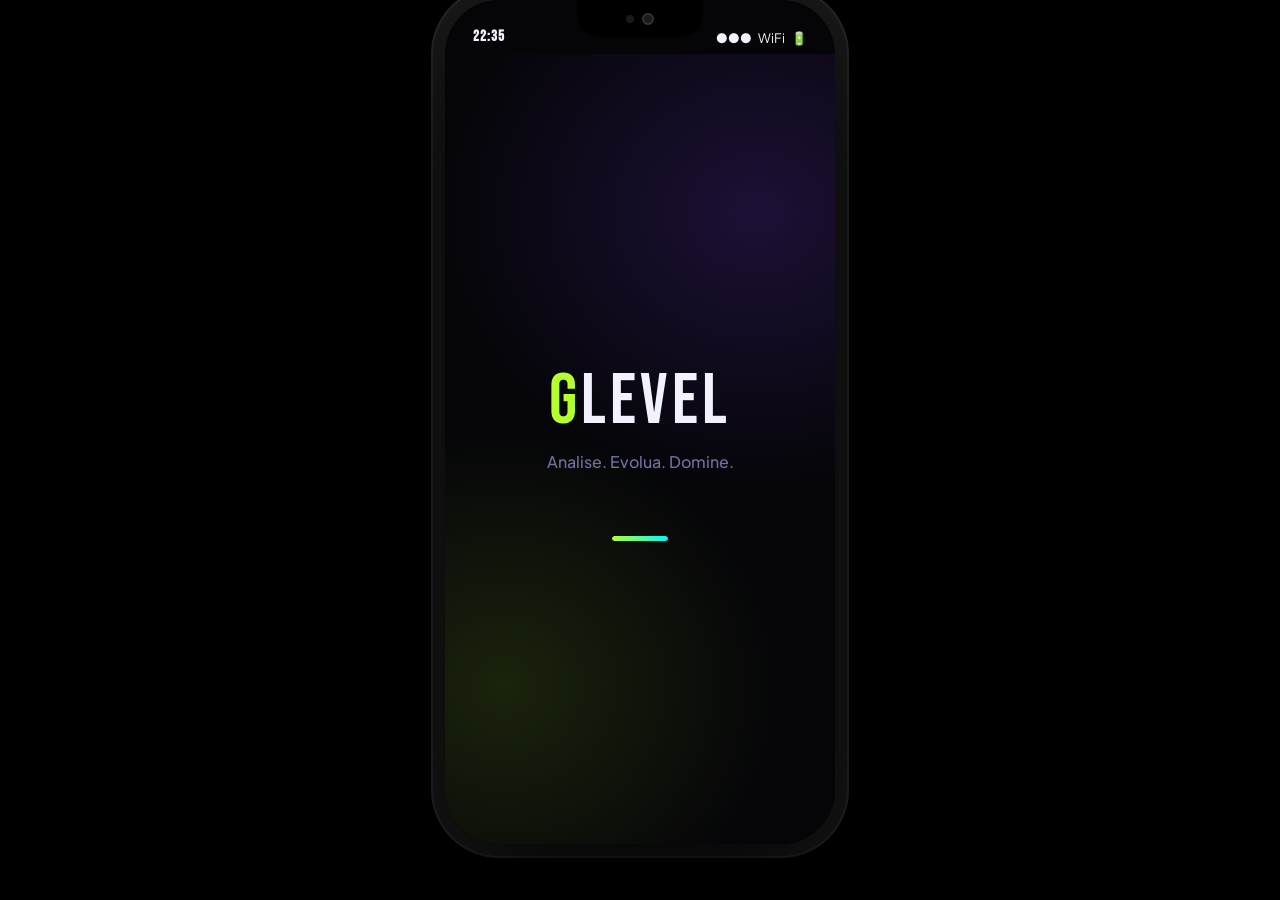
<file: mobile/glevel-mobile.html>
<!DOCTYPE html>
<html lang="pt-BR">
<head>
<meta charset="UTF-8">
<meta name="viewport" content="width=device-width, initial-scale=1.0, maximum-scale=1.0, user-scalable=no">
<title>GLevel Mobile</title>
<link href="https://fonts.googleapis.com/css2?family=Bebas+Neue&family=Plus+Jakarta+Sans:wght@400;500;600;700;800&display=swap" rel="stylesheet">
<style>
:root{
  --lime:#B5FF2D;--cyan:#00F5FF;--violet:#7C3AED;--coral:#FF6B6B;--gold:#FFD700;
  --bg:#050508;--bg2:#0C0C14;--bg3:#121220;--card:#161624;--border:rgba(255,255,255,0.06);
  --text:#F2F2FF;--text2:#7070A0;--text3:#303055;
  --safe-bottom:env(safe-area-inset-bottom,20px);
}
body.light{
  --bg:#F8F8FF;--bg2:#F0F0FF;--bg3:#E8E8F8;--card:#FFFFFF;--border:rgba(0,0,60,0.07);
  --text:#080820;--text2:#5050A0;--text3:#B0B0D0;
}
*{margin:0;padding:0;box-sizing:border-box;-webkit-tap-highlight-color:transparent;}
html,body{height:100%;overflow:hidden;}
body{font-family:'Plus Jakarta Sans',sans-serif;background:#000;color:var(--text);}

/* SHELL */
.shell{
  width:390px;height:844px;margin:0 auto;background:var(--bg);
  border-radius:54px;overflow:hidden;position:relative;
  box-shadow:0 40px 120px rgba(0,0,0,.9),0 0 0 12px #1a1a1a,0 0 0 14px #2a2a2a;
  display:flex;flex-direction:column;
}
.island{width:126px;height:37px;background:#000;border-radius:0 0 22px 22px;position:absolute;top:0;left:50%;transform:translateX(-50%);z-index:200;display:flex;align-items:center;justify-content:center;gap:8px;}
.island-cam{width:12px;height:12px;border-radius:50%;background:#1a1a1a;border:2px solid #333;}
.island-dot{width:8px;height:8px;border-radius:50%;background:#1a1a1a;}
.statusbar{height:54px;display:flex;align-items:flex-end;justify-content:space-between;padding:0 28px 8px;flex-shrink:0;position:relative;z-index:10;}
.sb-time{font-size:15px;font-weight:700;font-family:'Bebas Neue',sans-serif;letter-spacing:1px;}
.sb-icons{display:flex;align-items:center;gap:6px;font-size:13px;}
.app-content{flex:1;overflow:hidden;position:relative;}
.screen{position:absolute;inset:0;overflow-y:auto;display:none;flex-direction:column;}
.screen.active{display:flex;}
.screen::-webkit-scrollbar{display:none;}
.bottom-nav{height:calc(60px + var(--safe-bottom));background:var(--bg2);border-top:1px solid var(--border);display:flex;align-items:center;justify-content:space-around;padding:0 8px calc(var(--safe-bottom)+4px);flex-shrink:0;position:relative;z-index:50;}
.bn-item{display:flex;flex-direction:column;align-items:center;gap:3px;padding:6px 8px;border-radius:14px;cursor:pointer;transition:all .2s;font-size:9px;font-weight:800;color:var(--text3);flex:1;text-align:center;letter-spacing:.5px;text-transform:uppercase;}
.bn-item.active{color:var(--lime);}
.bn-icon{font-size:22px;transition:transform .2s;}
.bn-item.active .bn-icon{transform:scale(1.1);}
.bn-item:active .bn-icon{transform:scale(.88);}

/* SPLASH */
#splash{
  align-items:center;justify-content:center;
  background:radial-gradient(ellipse 320px 280px at 80% 20%,rgba(124,58,237,.2),transparent),
             radial-gradient(ellipse 280px 260px at 15% 80%,rgba(181,255,45,.12),transparent),var(--bg);
}
.sp-logo{font-family:'Bebas Neue',sans-serif;font-size:72px;letter-spacing:4px;margin-bottom:6px;}
.sp-logo em{font-style:normal;color:var(--lime);}
.sp-tag{color:var(--text2);font-size:16px;margin-bottom:64px;font-weight:500;}
.sp-loader{width:56px;height:5px;background:var(--bg3);border-radius:3px;overflow:hidden;}
.sp-bar{height:100%;background:linear-gradient(90deg,var(--lime),var(--cyan));border-radius:3px;animation:spload 2.3s ease forwards;}
@keyframes spload{from{width:0}to{width:100%}}

/* ONBOARDING */
#onboard{background:var(--bg);overflow:hidden;}
.ob-slides{display:flex;transition:transform .45s cubic-bezier(.4,0,.2,1);width:300%;}
.ob-slide{width:33.333%;padding:52px 32px 28px;display:flex;flex-direction:column;align-items:center;text-align:center;flex-shrink:0;}
.ob-emoji{font-size:82px;margin-bottom:28px;animation:fl 3.5s ease-in-out infinite;}
@keyframes fl{0%,100%{transform:translateY(0)}50%{transform:translateY(-10px)}}
.ob-title{font-family:'Bebas Neue',sans-serif;font-size:34px;letter-spacing:2px;margin-bottom:14px;}
.ob-desc{font-size:16px;color:var(--text2);line-height:1.6;max-width:280px;}
.ob-dots{display:flex;gap:8px;margin:auto 0 28px;}
.ob-dot{width:8px;height:8px;border-radius:50%;background:var(--border);transition:all .35s;}
.ob-dot.active{width:28px;border-radius:4px;background:var(--lime);}
.ob-cta{width:calc(100% - 64px);padding:18px;border-radius:14px;background:var(--lime);color:#000;font-family:'Plus Jakarta Sans',sans-serif;font-size:17px;font-weight:800;border:none;cursor:pointer;margin-bottom:8px;box-shadow:0 8px 28px rgba(181,255,45,.4);letter-spacing:.3px;}
.ob-skip{background:none;border:none;color:var(--text3);font-size:15px;cursor:pointer;padding:10px;}

/* AUTH */
#auth{background:var(--bg);}
.auth-top{padding:52px 28px 22px;text-align:center;}
.auth-logo{font-family:'Bebas Neue',sans-serif;font-size:52px;letter-spacing:3px;margin-bottom:6px;}
.auth-logo em{font-style:normal;color:var(--lime);}
.auth-sub{color:var(--text2);font-size:15px;}
.auth-tabs{display:flex;margin:0 28px 24px;background:var(--bg3);border-radius:10px;padding:4px;}
.at-btn{flex:1;padding:12px;border-radius:8px;font-weight:800;font-size:14px;cursor:pointer;border:none;background:transparent;color:var(--text2);transition:all .2s;}
.at-btn.active{background:var(--card);color:var(--text);}
.auth-form{padding:0 28px 28px;}
.auth-form.hide{display:none;}
.fg{margin-bottom:16px;}
.fg label{display:block;font-size:10px;font-weight:800;color:var(--text2);margin-bottom:8px;letter-spacing:1.2px;text-transform:uppercase;}
.fg input{width:100%;padding:15px;border-radius:10px;border:1.5px solid var(--border);background:var(--bg3);color:var(--text);font-family:'Plus Jakarta Sans',sans-serif;font-size:15px;outline:none;transition:all .2s;}
.fg input:focus{border-color:var(--lime);box-shadow:0 0 0 3px rgba(181,255,45,.12);}
.auth-cta{width:100%;padding:17px;border-radius:10px;background:var(--lime);color:#000;font-family:'Plus Jakarta Sans',sans-serif;font-size:16px;font-weight:800;border:none;cursor:pointer;box-shadow:0 8px 24px rgba(181,255,45,.35);margin-top:4px;letter-spacing:.3px;}
.auth-cta:active{transform:scale(.97);}

/* TOPBAR */
.topbar{padding:12px 22px;display:flex;align-items:center;justify-content:space-between;position:sticky;top:0;z-index:20;background:var(--bg);}
.tb-logo{font-family:'Bebas Neue',sans-serif;font-size:22px;letter-spacing:2px;}
.tb-logo em{font-style:normal;color:var(--lime);}
.tb-r{display:flex;gap:10px;}
.icon-btn{width:36px;height:36px;border-radius:8px;background:var(--bg3);border:1px solid var(--border);display:flex;align-items:center;justify-content:center;font-size:15px;cursor:pointer;}
.scroll{flex:1;overflow-y:auto;padding:0 20px 100px;}
.scroll::-webkit-scrollbar{display:none;}

/* HOME / OVERVIEW */
.page-title{font-family:'Bebas Neue',sans-serif;font-size:32px;letter-spacing:2px;margin-bottom:4px;}
.page-sub{font-size:13px;color:var(--text2);margin-bottom:20px;}

/* KPIs */
.kpi-grid{display:grid;grid-template-columns:1fr 1fr;gap:10px;margin-bottom:18px;}
.kpi{background:var(--card);border:1px solid var(--border);border-radius:16px;padding:18px;position:relative;overflow:hidden;transition:all .2s;}
.kpi:active{transform:scale(.97);}
.kpi::after{content:'';position:absolute;bottom:0;left:0;right:0;height:3px;background:var(--accent);}
.kpi-val{font-family:'Bebas Neue',sans-serif;font-size:40px;letter-spacing:1px;line-height:1;}
.kpi-label{font-size:10px;font-weight:800;color:var(--text2);margin-top:6px;text-transform:uppercase;letter-spacing:.8px;}
.kpi-change{font-size:11px;color:var(--lime);font-weight:700;margin-top:4px;}

/* Insight card */
.insight-card{border-radius:18px;padding:18px;margin-bottom:14px;}
.ic-tag{font-size:10px;font-weight:800;letter-spacing:1px;text-transform:uppercase;margin-bottom:6px;opacity:.8;}
.ic-text{font-size:14px;font-weight:600;line-height:1.5;}

/* Chart */
.chart-card{background:var(--card);border:1px solid var(--border);border-radius:18px;padding:20px;margin-bottom:14px;}
.cc-title{font-weight:800;font-size:15px;margin-bottom:16px;display:flex;align-items:center;gap:8px;}
.bar-chart-h{display:flex;flex-direction:column;gap:10px;}
.bch-row{display:flex;align-items:center;gap:10px;}
.bch-label{font-size:12px;font-weight:700;color:var(--text2);width:80px;flex-shrink:0;white-space:nowrap;}
.bch-track{flex:1;height:10px;background:var(--bg3);border-radius:5px;overflow:hidden;}
.bch-fill{height:100%;border-radius:5px;transition:width .6s ease;}
.bch-val{font-size:12px;font-weight:800;width:36px;text-align:right;}

/* Difficulty grid */
.diff-grid{display:grid;grid-template-columns:1fr 1fr;gap:10px;margin-bottom:14px;}
.diff-card{border-radius:18px;padding:18px;cursor:pointer;transition:all .25s;}
.diff-card:active{transform:scale(.95);}
.dc-sub{font-weight:800;font-size:14px;color:#fff;margin-bottom:4px;}
.dc-score{font-family:'Bebas Neue',sans-serif;font-size:36px;letter-spacing:1px;color:rgba(255,255,255,.9);}
.dc-bar{height:4px;background:rgba(255,255,255,.15);border-radius:2px;margin-top:8px;}
.dc-fill{height:100%;border-radius:2px;background:rgba(255,255,255,.7);}

/* History chart mobile */
.hist-chart{display:flex;align-items:flex-end;gap:4px;height:120px;}
.hc-col{flex:1;display:flex;flex-direction:column;align-items:center;}
.hc-bar{width:100%;border-radius:4px 4px 0 0;transition:height .6s ease;}
.hc-label{font-size:9px;color:var(--text3);margin-top:5px;font-weight:700;}

/* Reports */
.report-item{display:flex;align-items:center;gap:14px;background:var(--card);border:1px solid var(--border);border-radius:16px;padding:16px;margin-bottom:10px;cursor:pointer;transition:all .2s;}
.report-item:active{transform:scale(.98);border-color:var(--lime);}
.ri-icon{font-size:32px;flex-shrink:0;}
.ri-body{flex:1;}
.ri-title{font-weight:800;font-size:14px;margin-bottom:3px;}
.ri-sub{font-size:12px;color:var(--text2);}
.ri-arrow{font-size:18px;color:var(--text3);}

/* Profile */
.pf-top{background:linear-gradient(160deg,rgba(181,255,45,.1) 0%,var(--bg) 100%);padding:24px 24px 28px;text-align:center;}
.pf-av{width:76px;height:76px;border-radius:18px;background:linear-gradient(135deg,var(--lime),var(--cyan));margin:0 auto 14px;display:flex;align-items:center;justify-content:center;font-size:32px;font-weight:800;color:#000;}
.pf-name{font-family:'Bebas Neue',sans-serif;font-size:26px;letter-spacing:1px;margin-bottom:4px;}
.pf-tag{font-size:13px;color:var(--lime);font-weight:700;}
.pf-stats{display:flex;border-top:1px solid var(--border);margin-top:18px;}
.pfs-i{flex:1;padding:14px 0;text-align:center;}
.pfs-i+.pfs-i{border-left:1px solid var(--border);}
.pfs-v{font-family:'Bebas Neue',sans-serif;font-size:22px;letter-spacing:1px;}
.pfs-l{font-size:10px;color:var(--text2);margin-top:2px;font-weight:700;}
.pf-sec{padding:18px 22px 0;}
.pf-sec-t{font-family:'Bebas Neue',sans-serif;font-size:18px;letter-spacing:1px;margin-bottom:14px;}
.pf-row{display:flex;align-items:center;gap:14px;padding:15px;background:var(--card);border-radius:14px;border:1px solid var(--border);margin-bottom:10px;cursor:pointer;transition:all .2s;}
.pf-row:active{transform:scale(.97);}
.pr-ico{width:40px;height:40px;border-radius:12px;display:flex;align-items:center;justify-content:center;font-size:20px;flex-shrink:0;}
.pr-body{flex:1;}
.pr-t{font-weight:700;font-size:14px;}
.pr-s{font-size:12px;color:var(--text2);margin-top:2px;}
.pr-a{font-size:18px;color:var(--text3);}
.toggle-row{display:flex;align-items:center;gap:14px;padding:15px;background:var(--card);border-radius:14px;border:1px solid var(--border);margin-bottom:10px;}
.toggle{width:50px;height:28px;border-radius:14px;background:var(--bg3);border:1px solid var(--border);cursor:pointer;position:relative;transition:background .3s;margin-left:auto;}
.toggle.on{background:var(--lime);}
.toggle-k{width:22px;height:22px;border-radius:50%;background:#fff;position:absolute;top:2px;left:2px;transition:transform .3s;box-shadow:0 2px 6px rgba(0,0,0,.3);}
.toggle.on .toggle-k{transform:translateX(22px);}

/* Section title shared */
.sec-h{font-family:'Bebas Neue',sans-serif;font-size:20px;letter-spacing:1.5px;margin-bottom:14px;}

/* Toasts */
.toasts{position:fixed;bottom:calc(80px + var(--safe-bottom));left:50%;transform:translateX(-50%);z-index:999;pointer-events:none;display:flex;flex-direction:column;gap:8px;align-items:center;}
.toast{background:var(--card);border:1px solid var(--border);border-radius:8px;padding:12px 20px;font-size:14px;font-weight:700;white-space:nowrap;animation:toastIn .3s ease;box-shadow:0 8px 28px rgba(0,0,0,.4);}
@keyframes toastIn{from{opacity:0;transform:translateY(10px)}to{opacity:1;transform:translateY(0)}}
@keyframes fadeIn{from{opacity:0;transform:translateY(14px)}to{opacity:1;transform:translateY(0)}}
.fi{animation:fadeIn .4s ease forwards;}

/* Colors */
.c-lime{color:var(--lime);}
.c-cyan{color:var(--cyan);}
.c-coral{color:var(--coral);}
.c-gold{color:var(--gold);}
.c-violet{color:var(--violet);}

@media(max-width:420px){
  .shell{width:100vw;height:100dvh;border-radius:0;box-shadow:none;}
  body{background:var(--bg);}
  .island{display:none;}
}
</style>
</head>
<body>
<div class="shell">
  <div class="island"><div class="island-dot"></div><div class="island-cam"></div></div>
  <div class="statusbar">
    <span class="sb-time" id="sbTime">9:41</span>
    <div class="sb-icons"><span>●●●</span><span>WiFi</span><span>🔋</span></div>
  </div>
  <div class="app-content">

    <!-- SPLASH -->
    <div class="screen active" id="splash">
      <div class="sp-logo"><em>G</em>LEVEL</div>
      <div class="sp-tag">Analise. Evolua. Domine.</div>
      <div class="sp-loader"><div class="sp-bar"></div></div>
    </div>

    <!-- ONBOARDING -->
    <div class="screen" id="onboard">
      <div class="ob-slides" id="obSlides">
        <div class="ob-slide">
          <div class="ob-emoji">📊</div>
          <div class="ob-title" style="color:var(--lime)">Dashboard Inteligente</div>
          <div class="ob-desc">Visualize seu desempenho com gráficos e KPIs atualizados em tempo real.</div>
        </div>
        <div class="ob-slide">
          <div class="ob-emoji">🗺️</div>
          <div class="ob-title" style="color:var(--cyan)">Mapa de Dificuldades</div>
          <div class="ob-desc">Identifique os tópicos onde você mais erra e foque no que realmente importa.</div>
        </div>
        <div class="ob-slide">
          <div class="ob-emoji">📈</div>
          <div class="ob-title" style="color:var(--gold)">Evolua com Dados</div>
          <div class="ob-desc">Relatórios personalizados pela IA para turbinar sua estratégia de estudos.</div>
        </div>
      </div>
      <div class="ob-dots" id="obDots">
        <div class="ob-dot active"></div><div class="ob-dot"></div><div class="ob-dot"></div>
      </div>
      <button class="ob-cta" id="obBtn" onclick="obNext()">Continuar →</button>
      <button class="ob-skip" onclick="goAuth()">Pular</button>
    </div>

    <!-- AUTH -->
    <div class="screen" id="auth">
      <div class="auth-top">
        <div class="auth-logo"><em>G</em>LEVEL</div>
        <div class="auth-sub">Dashboard de desempenho para estudantes</div>
      </div>
      <div class="auth-tabs">
        <button class="at-btn active" id="at-li" onclick="authTab('li')">Entrar</button>
        <button class="at-btn" id="at-su" onclick="authTab('su')">Cadastrar</button>
      </div>
      <div class="auth-form" id="ab-li">
        <div class="fg"><label>Email</label><input type="email" placeholder="seu@email.com"></div>
        <div class="fg"><label>Senha</label><input type="password" placeholder="••••••••"></div>
        <button class="auth-cta" onclick="doLogin()">ACESSAR DASHBOARD →</button>
      </div>
      <div class="auth-form hide" id="ab-su">
        <div class="fg"><label>Nome</label><input type="text" placeholder="Seu nome completo"></div>
        <div class="fg"><label>Email</label><input type="email" placeholder="seu@email.com"></div>
        <div class="fg"><label>Universidade</label><input type="text" placeholder="Nome da universidade"></div>
        <div class="fg"><label>Senha</label><input type="password" placeholder="Mín. 8 caracteres"></div>
        <button class="auth-cta" onclick="doLogin()">CRIAR CONTA GRÁTIS 📊</button>
      </div>
    </div>

    <!-- HOME / OVERVIEW -->
    <div class="screen" id="home">
      <div class="topbar">
        <div class="tb-logo"><em>G</em>LEVEL</div>
        <div class="tb-r">
          <div class="icon-btn" onclick="toggleTheme()">🌙</div>
          <div class="icon-btn">🔔</div>
        </div>
      </div>
      <div class="scroll">
        <div class="page-title fi">VISÃO GERAL</div>
        <div class="page-sub fi">Semana de 01–07 Abril 2026</div>
        <div class="kpi-grid fi">
          <div class="kpi" style="--accent:var(--lime)"><div class="kpi-val c-lime">87%</div><div class="kpi-label">Taxa de Acerto</div><div class="kpi-change">↑ +3% esta semana</div></div>
          <div class="kpi" style="--accent:var(--cyan)"><div class="kpi-val c-cyan">342</div><div class="kpi-label">Questões</div><div class="kpi-change">↑ +47 esta semana</div></div>
          <div class="kpi" style="--accent:var(--gold)"><div class="kpi-val c-gold">#3</div><div class="kpi-label">Ranking</div><div class="kpi-change">↑ 2 posições</div></div>
          <div class="kpi" style="--accent:var(--coral)"><div class="kpi-val c-coral">24h</div><div class="kpi-label">Estudo</div><div class="kpi-change">Meta: 28h/sem</div></div>
        </div>
        <div class="chart-card fi">
          <div class="cc-title">📚 Por Matéria</div>
          <div class="bar-chart-h" id="matChart"></div>
        </div>
        <div class="sec-h fi">💡 Insights da IA</div>
        <div class="insight-card fi" style="background:rgba(181,255,45,.08);border:1px solid rgba(181,255,45,.15)">
          <div class="ic-tag" style="color:var(--lime)">🎯 Ponto Forte</div>
          <div class="ic-text">Física está excelente em 91%. Continue para manter o 1º lugar na matéria!</div>
        </div>
        <div class="insight-card fi" style="background:rgba(255,107,107,.08);border:1px solid rgba(255,107,107,.15)">
          <div class="ic-tag" style="color:var(--coral)">⚠️ Atenção</div>
          <div class="ic-text">Cálculo I está em 55%. Recomendamos +2h extras por semana nesta matéria.</div>
        </div>
        <div class="insight-card fi" style="background:rgba(0,245,255,.08);border:1px solid rgba(0,245,255,.15)">
          <div class="ic-tag" style="color:var(--cyan)">📈 Tendência</div>
          <div class="ic-text">Seu progresso semanal está 15% acima da média da turma. Ótimo caminho!</div>
        </div>
      </div>
    </div>

    <!-- DIFFICULTY -->
    <div class="screen" id="difficulty">
      <div class="topbar">
        <div class="tb-logo" style="font-size:18px"><em>G</em>LEVEL · Dificuldades</div>
        <div class="icon-btn" onclick="toggleTheme()">🌙</div>
      </div>
      <div class="scroll">
        <div class="page-sub fi">Quanto mais vermelho, mais atenção necessária</div>
        <div class="diff-grid fi" id="diffGrid"></div>
        <div class="chart-card fi">
          <div class="cc-title">⚠️ Tópicos Críticos</div>
          <div style="display:flex;flex-direction:column;gap:10px;">
            <div style="display:flex;align-items:center;gap:12px;padding:12px;background:rgba(255,45,85,.08);border-radius:12px;border:1px solid rgba(255,45,85,.15)"><span style="font-size:20px;">🔴</span><div style="flex:1"><div style="font-weight:800;font-size:14px;">Química — Ligações</div><div style="font-size:12px;color:var(--text2)">20% de acerto nas últimas 15 questões</div></div><button style="background:rgba(255,107,107,.15);color:var(--coral);border:1px solid rgba(255,107,107,.2);border-radius:8px;padding:8px 12px;font-size:12px;font-weight:700;cursor:pointer;white-space:nowrap;" onclick="toast('🎮 Enviando ao GeniUs...')">Praticar</button></div>
            <div style="display:flex;align-items:center;gap:12px;padding:12px;background:rgba(255,107,0,.08);border-radius:12px;border:1px solid rgba(255,107,0,.15)"><span style="font-size:20px;">🟠</span><div style="flex:1"><div style="font-weight:800;font-size:14px;">Cálculo — Integrais</div><div style="font-size:12px;color:var(--text2)">35% de acerto. Abaixo da sua média.</div></div><button style="background:rgba(181,255,45,.1);color:var(--lime);border:1px solid rgba(181,255,45,.15);border-radius:8px;padding:8px 12px;font-size:12px;font-weight:700;cursor:pointer;white-space:nowrap;" onclick="toast('🎮 Enviando ao GeniUs...')">Praticar</button></div>
          </div>
        </div>
      </div>
    </div>

    <!-- HISTORY -->
    <div class="screen" id="history">
      <div class="topbar">
        <div class="tb-logo" style="font-size:18px"><em>G</em>LEVEL · Histórico</div>
        <div class="icon-btn" onclick="toggleTheme()">🌙</div>
      </div>
      <div class="scroll">
        <div class="page-sub fi">Sua evolução mês a mês</div>
        <div class="chart-card fi">
          <div class="cc-title">📈 Taxa de Acerto — 8 meses</div>
          <div class="hist-chart" id="histChart"></div>
          <div style="display:flex;margin-top:6px;" id="histLabels"></div>
        </div>
        <div class="chart-card fi">
          <div class="cc-title">📅 Comparativo Mensal</div>
          <div style="display:flex;flex-direction:column;gap:8px;">
            <div style="display:flex;justify-content:space-between;align-items:center;padding:10px;background:var(--bg3);border-radius:10px;"><span style="font-weight:700;font-size:14px;">Março 2026</span><span class="c-lime" style="font-weight:800;">87% ↑</span></div>
            <div style="display:flex;justify-content:space-between;align-items:center;padding:10px;background:var(--bg3);border-radius:10px;"><span style="font-weight:700;font-size:14px;">Fevereiro 2026</span><span class="c-cyan" style="font-weight:800;">82%</span></div>
            <div style="display:flex;justify-content:space-between;align-items:center;padding:10px;background:var(--bg3);border-radius:10px;"><span style="font-weight:700;font-size:14px;">Janeiro 2026</span><span class="c-gold" style="font-weight:800;">75%</span></div>
            <div style="display:flex;justify-content:space-between;align-items:center;padding:10px;background:var(--bg3);border-radius:10px;"><span style="font-weight:700;font-size:14px;">Dezembro 2025</span><span class="c-coral" style="font-weight:800;">68%</span></div>
          </div>
        </div>
        <div class="chart-card fi">
          <div class="cc-title">🏆 Marcos Alcançados</div>
          <div style="display:flex;flex-direction:column;gap:12px;">
            <div style="display:flex;align-items:center;gap:12px"><span style="font-size:24px">🥇</span><div><div style="font-weight:700;font-size:14px">Primeiro top 3 no ranking</div><div style="font-size:12px;color:var(--text2)">Fevereiro 2026</div></div></div>
            <div style="display:flex;align-items:center;gap:12px"><span style="font-size:24px">🔥</span><div><div style="font-weight:700;font-size:14px">Sequência de 12 dias</div><div style="font-size:12px;color:var(--text2)">Março 2026</div></div></div>
            <div style="display:flex;align-items:center;gap:12px"><span style="font-size:24px">🎯</span><div><div style="font-weight:700;font-size:14px">100% em Física</div><div style="font-size:12px;color:var(--text2)">Março 2026</div></div></div>
          </div>
        </div>
      </div>
    </div>

    <!-- REPORTS -->
    <div class="screen" id="reports">
      <div class="topbar">
        <div class="tb-logo" style="font-size:18px"><em>G</em>LEVEL · Relatórios</div>
        <div class="icon-btn" onclick="toggleTheme()">🌙</div>
      </div>
      <div class="scroll">
        <div class="page-sub fi">Relatórios gerados por IA com base nos seus dados</div>
        <div class="report-item fi" onclick="toast('📥 Relatório gerado!')"><div class="ri-icon">📊</div><div class="ri-body"><div class="ri-title">Relatório Semanal</div><div class="ri-sub">01–07 Abril · Análise completa</div></div><div class="ri-arrow">›</div></div>
        <div class="report-item fi" onclick="toast('📥 Gerado!')"><div class="ri-icon">📈</div><div class="ri-body"><div class="ri-title">Evolução Mensal</div><div class="ri-sub">Compare mês a mês seu progresso</div></div><div class="ri-arrow">›</div></div>
        <div class="report-item fi" onclick="toast('📥 Gerado!')"><div class="ri-icon">🗺️</div><div class="ri-body"><div class="ri-title">Pontos Fracos</div><div class="ri-sub">Matérias que precisam de atenção</div></div><div class="ri-arrow">›</div></div>
        <div class="report-item fi" onclick="toast('🎯 Plano gerado!')"><div class="ri-icon">🎯</div><div class="ri-body"><div class="ri-title">Plano de Estudos IA</div><div class="ri-sub">Cronograma personalizado para você</div></div><div class="ri-arrow">›</div></div>
        <div class="report-item fi" onclick="toast('📥 Gerado!')"><div class="ri-icon">⏱️</div><div class="ri-body"><div class="ri-title">Análise de Tempo</div><div class="ri-sub">Distribuição de horas por matéria</div></div><div class="ri-arrow">›</div></div>
      </div>
    </div>

    <!-- PROFILE -->
    <div class="screen" id="profile">
      <div class="scroll" style="padding:0 0 100px;">
        <div class="pf-top fi">
          <div class="pf-av">A</div>
          <div class="pf-name">ALEX ESTUDANTE</div>
          <div class="pf-tag">📊 Nível Analytics 3 · 342 análises</div>
          <div class="pf-stats">
            <div class="pfs-i"><div class="pfs-v c-lime">87%</div><div class="pfs-l">Acertos</div></div>
            <div class="pfs-i"><div class="pfs-v c-gold">#3</div><div class="pfs-l">Ranking</div></div>
            <div class="pfs-i"><div class="pfs-v c-coral">24h</div><div class="pfs-l">Semana</div></div>
          </div>
        </div>
        <div class="pf-sec fi">
          <div class="pf-sec-t">CONFIGURAÇÕES</div>
          <div class="toggle-row">
            <div class="pr-ico" style="background:rgba(181,255,45,.1)">🌙</div>
            <div class="pr-body"><div class="pr-t">Modo Escuro</div></div>
            <div class="toggle on" id="thToggle" onclick="toggleTheme()"><div class="toggle-k"></div></div>
          </div>
          <div class="pf-row" onclick="toast('🔔 Notificações')"><div class="pr-ico" style="background:rgba(0,245,255,.1)">🔔</div><div class="pr-body"><div class="pr-t">Notificações</div><div class="pr-s">Relatórios e alertas de meta</div></div><div class="pr-a">›</div></div>
          <div class="pf-row" onclick="toast('🎯 Metas')"><div class="pr-ico" style="background:rgba(255,215,0,.1)">🎯</div><div class="pr-body"><div class="pr-t">Definir Metas</div><div class="pr-s">Horas semanais e taxa de acerto</div></div><div class="pr-a">›</div></div>
          <div class="pf-row" onclick="toast('🔗 GeniUs conectado!')"><div class="pr-ico" style="background:rgba(255,107,0,.1)">🔗</div><div class="pr-body"><div class="pr-t">Sincronizar GeniUs</div><div class="pr-s">Importar dados de desempenho</div></div><div class="pr-a">›</div></div>
        </div>
        <div class="pf-sec fi" style="margin-top:16px;">
          <div class="pf-sec-t">APPS GENIУС</div>
          <div class="pf-row" onclick="toast('🎮 GeniUs...')"><div class="pr-ico" style="background:rgba(255,107,0,.1)">🎮</div><div class="pr-body"><div class="pr-t">GeniUs</div><div class="pr-s">Plataforma gamificada</div></div><div class="pr-a">›</div></div>
          <div class="pf-row" onclick="toast('🎙️ GTalk...')"><div class="pr-ico" style="background:rgba(0,217,181,.1)">🎙️</div><div class="pr-body"><div class="pr-t">GTalk</div><div class="pr-s">Transcrição e leitura em voz</div></div><div class="pr-a">›</div></div>
        </div>
      </div>
    </div>

  </div>

  <div class="bottom-nav" id="bottomNav" style="display:none;">
    <div class="bn-item active" id="bn-home" onclick="navTo('home')"><div class="bn-icon">📊</div>Geral</div>
    <div class="bn-item" id="bn-difficulty" onclick="navTo('difficulty')"><div class="bn-icon">🗺️</div>Mapa</div>
    <div class="bn-item" id="bn-history" onclick="navTo('history')"><div class="bn-icon">📈</div>Histórico</div>
    <div class="bn-item" id="bn-reports" onclick="navTo('reports')"><div class="bn-icon">📋</div>Relatórios</div>
    <div class="bn-item" id="bn-profile" onclick="navTo('profile')"><div class="bn-icon">👤</div>Perfil</div>
  </div>
  <div class="toasts" id="toasts"></div>
</div>
<script>
let isDark=true,obIdx=0;
const mats=[{name:'Física',val:91,color:'linear-gradient(90deg,#00C851,#007AFF)',c:'var(--lime)'},
  {name:'Algoritmos',val:78,color:'linear-gradient(90deg,#007AFF,#6000DD)',c:'var(--cyan)'},
  {name:'B. Dados',val:64,color:'linear-gradient(90deg,#FFD700,#FF6B00)',c:'var(--gold)'},
  {name:'Cálculo I',val:55,color:'linear-gradient(90deg,#FF6B6B,#FF2D55)',c:'var(--coral)'}];
const months=['Set','Out','Nov','Dez','Jan','Fev','Mar','Abr'];
const mScores=[58,62,68,75,80,82,87,null];
const diffData=[
  {name:'Física',score:91,bg:'linear-gradient(135deg,#00C851,#007AFF)'},
  {name:'Algoritmos',score:78,bg:'linear-gradient(135deg,#007AFF,#6000DD)'},
  {name:'B. Dados',score:64,bg:'linear-gradient(135deg,#FFD700,#FF6B00)'},
  {name:'Cálculo I',score:55,bg:'linear-gradient(135deg,#FF6B00,#FF2D55)'},
  {name:'Química',score:30,bg:'linear-gradient(135deg,#FF2D55,#AA0060)'},
  {name:'Álgebra',score:45,bg:'linear-gradient(135deg,#6000DD,#007AFF)'},
  {name:'Redes',score:70,bg:'linear-gradient(135deg,#00C851,#FFD700)'},
  {name:'Estatística',score:58,bg:'linear-gradient(135deg,#FF6B00,#FFD700)'},
];

function goScreen(id){
  document.querySelectorAll('.screen').forEach(s=>s.classList.remove('active'));
  document.getElementById(id).classList.add('active');
  const nav=['home','difficulty','history','reports','profile'];
  document.getElementById('bottomNav').style.display=nav.includes(id)?'flex':'none';
}
function navTo(id){
  goScreen(id);
  document.querySelectorAll('.bn-item').forEach(b=>b.classList.remove('active'));
  const el=document.getElementById('bn-'+id);if(el)el.classList.add('active');
}
function toast(msg){const t=document.createElement('div');t.className='toast';t.textContent=msg;document.getElementById('toasts').appendChild(t);setTimeout(()=>t.remove(),2800);}
function toggleTheme(){isDark=!isDark;document.body.classList.toggle('light',!isDark);document.querySelectorAll('.toggle').forEach(t=>t.classList.toggle('on',isDark));}
function goAuth(){goScreen('auth');}
function authTab(t){document.getElementById('ab-li').classList.toggle('hide',t!=='li');document.getElementById('ab-su').classList.toggle('hide',t!=='su');document.getElementById('at-li').classList.toggle('active',t==='li');document.getElementById('at-su').classList.toggle('active',t==='su');}
function obNext(){obIdx++;if(obIdx>=3){goAuth();return;}document.getElementById('obSlides').style.transform=`translateX(-${obIdx*33.333}%)`;document.querySelectorAll('.ob-dot').forEach((d,i)=>d.classList.toggle('active',i===obIdx));if(obIdx===2)document.getElementById('obBtn').textContent='Começar agora 📊';}
function doLogin(){buildCharts();goScreen('home');navTo('home');toast('🎉 Bem-vindo ao GLevel!');}

function buildCharts(){
  // mat chart
  const mc=document.getElementById('matChart');
  if(mc){mc.innerHTML='';mats.forEach(m=>{mc.innerHTML+=`<div class="bch-row"><div class="bch-label">${m.name}</div><div class="bch-track"><div class="bch-fill" style="width:${m.val}%;background:${m.color}"></div></div><div class="bch-val" style="color:${m.c}">${m.val}%</div></div>`;}); }
  // diff grid
  const dg=document.getElementById('diffGrid');
  if(dg){dg.innerHTML='';diffData.forEach(d=>{dg.innerHTML+=`<div class="diff-card" style="background:${d.bg}" onclick="toast('📊 ${d.name}: ${d.score}%')"><div class="dc-sub">${d.name}</div><div class="dc-score">${d.score}%</div><div class="dc-bar"><div class="dc-fill" style="width:${d.score}%"></div></div></div>`;});}
  // hist chart
  const hc=document.getElementById('histChart');const hl=document.getElementById('histLabels');
  if(hc){hc.innerHTML='';hl.innerHTML='';const maxM=Math.max(...mScores.filter(Boolean));const colors=['#B5FF2D','#00F5FF','#7C3AED','#FF6B6B','#FFD700','#B5FF2D','#00F5FF','#FF6B6B'];
  months.forEach((m,i)=>{const col=document.createElement('div');col.className='hc-col';const bar=document.createElement('div');bar.className='hc-bar';const h=mScores[i]?(mScores[i]/maxM)*100:0;bar.style.cssText=`height:${h}px;background:${colors[i%8]};opacity:${mScores[i]?1:.2}`;const lbl=document.createElement('div');lbl.className='hc-label';lbl.textContent=m;col.appendChild(bar);col.appendChild(lbl);hc.appendChild(col);});}
}
function updateTime(){const n=new Date();document.getElementById('sbTime').textContent=`${n.getHours()}:${String(n.getMinutes()).padStart(2,'0')}`;}
updateTime();setInterval(updateTime,10000);
setTimeout(()=>goScreen('onboard'),2400);
</script>
</body>
</html>
</file>
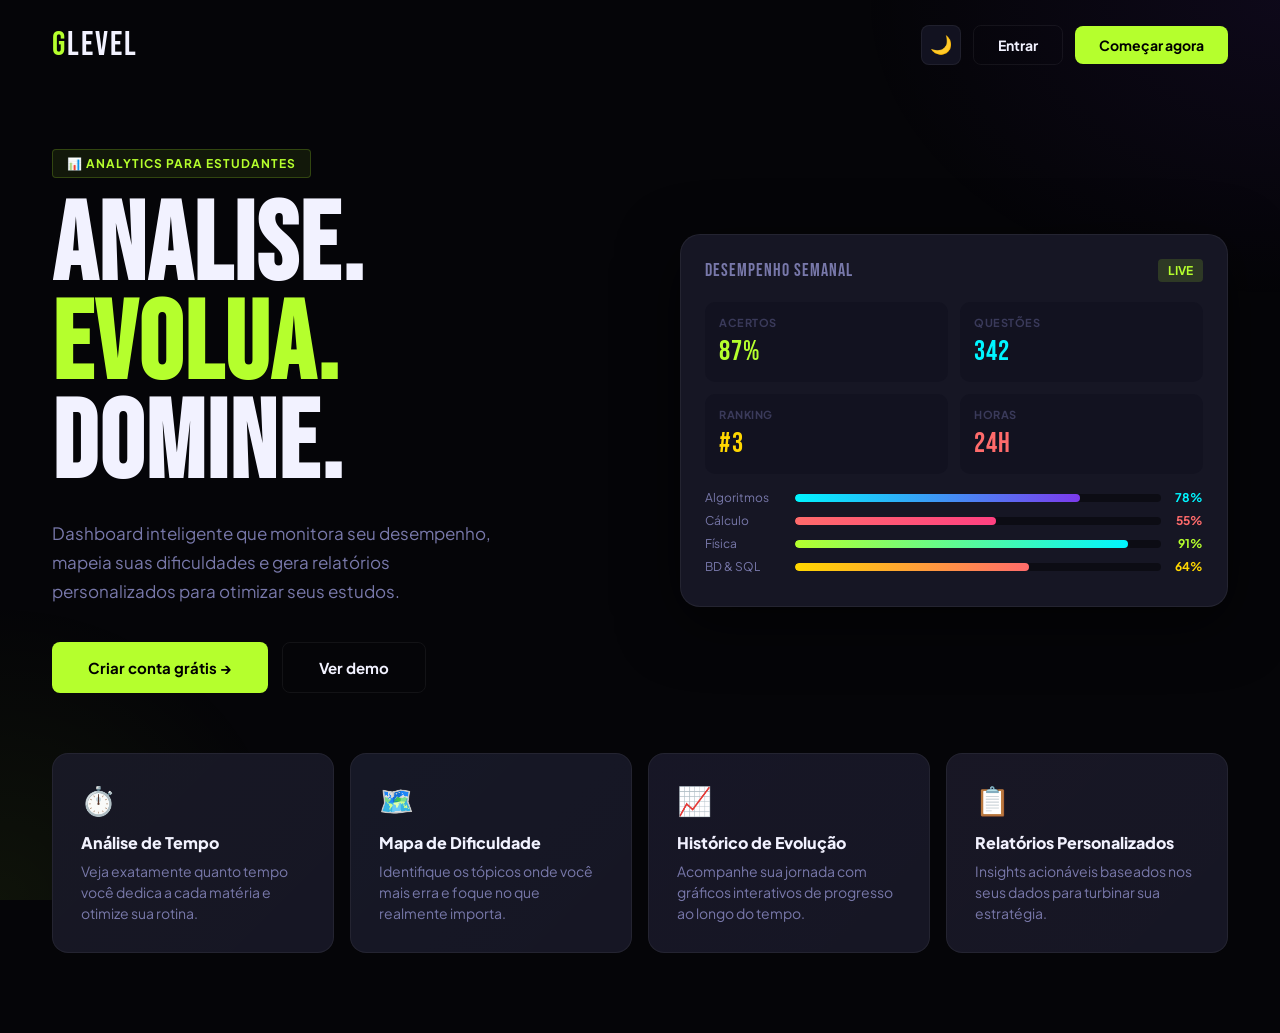
<file: tests/glevel.html>
<!DOCTYPE html>
<html lang="pt-BR">
<head>
<meta charset="UTF-8">
<meta name="viewport" content="width=device-width, initial-scale=1.0">
<title>GLevel — Analise. Evolua. Domine.</title>
<link href="https://fonts.googleapis.com/css2?family=Plus+Jakarta+Sans:wght@300;400;500;600;700;800&family=Bebas+Neue&display=swap" rel="stylesheet">
<style>
:root{
  --lime:#B5FF2D;--cyan:#00F5FF;--violet:#7C3AED;--coral:#FF6B6B;--gold:#FFD700;
  --bg:#050508;--bg2:#0C0C14;--bg3:#121220;--card:#161624;--border:rgba(255,255,255,0.06);
  --text:#F2F2FF;--text2:#7878AA;--text3:#3A3A5A;
  --radius:16px;--shadow:0 16px 60px rgba(0,0,0,0.6);
}
body.light{
  --bg:#F8F8FF;--bg2:#F0F0FF;--bg3:#E8E8F8;--card:#FFFFFF;--border:rgba(0,0,60,0.07);
  --text:#080820;--text2:#5050A0;--text3:#B0B0D0;--shadow:0 16px 60px rgba(0,0,60,0.1);
}
*{margin:0;padding:0;box-sizing:border-box;}
body{font-family:'Plus Jakarta Sans',sans-serif;background:var(--bg);color:var(--text);min-height:100vh;transition:background .3s,color .3s;}
.page{display:none;min-height:100vh;}
.page.active{display:flex;}

body::before{content:'';position:fixed;inset:0;background:radial-gradient(ellipse 700px 500px at 100% 0%,rgba(124,58,237,.08) 0%,transparent 60%),radial-gradient(ellipse 500px 500px at 0% 100%,rgba(181,255,45,.06) 0%,transparent 60%);pointer-events:none;z-index:0;}

/* LANDING */
#landing{flex-direction:column;position:relative;z-index:1;}
nav{display:flex;align-items:center;justify-content:space-between;padding:24px 52px;}
.logo{font-family:'Bebas Neue',sans-serif;font-size:34px;letter-spacing:2px;color:var(--text);}
.logo .g{color:var(--lime);}
.nav-r{display:flex;gap:12px;align-items:center;}
.btn{padding:10px 24px;border-radius:8px;font-family:'Plus Jakarta Sans',sans-serif;font-size:14px;font-weight:700;cursor:pointer;transition:all .2s;border:none;}
.btn-ghost{background:transparent;color:var(--text);border:1.5px solid var(--border);}
.btn-ghost:hover{border-color:var(--lime);}
.btn-lime{background:var(--lime);color:#000;}
.btn-lime:hover{transform:translateY(-2px);box-shadow:0 8px 24px rgba(181,255,45,.4);}
.theme-btn{width:40px;height:40px;border-radius:8px;background:var(--bg3);border:1.5px solid var(--border);display:flex;align-items:center;justify-content:center;cursor:pointer;font-size:18px;transition:all .2s;}

.hero{padding:60px 52px;display:grid;grid-template-columns:1fr 1fr;gap:80px;align-items:center;}
@media(max-width:900px){.hero{grid-template-columns:1fr;gap:40px;}}
.hero-tag{display:inline-flex;align-items:center;gap:8px;background:rgba(181,255,45,.08);border:1px solid rgba(181,255,45,.2);padding:6px 14px;border-radius:4px;font-size:12px;font-weight:700;color:var(--lime);letter-spacing:1px;text-transform:uppercase;margin-bottom:20px;}
h1{font-family:'Bebas Neue',sans-serif;font-size:clamp(60px,9vw,110px);line-height:.9;letter-spacing:2px;margin-bottom:24px;}
h1 em{font-style:normal;color:var(--lime);}
.hero-sub{font-size:17px;color:var(--text2);line-height:1.7;max-width:440px;margin-bottom:36px;}
.hero-ctas{display:flex;gap:14px;flex-wrap:wrap;}
.btn-lg{padding:15px 36px;font-size:15px;border-radius:8px;}

/* Mini dashboard preview */
.mini-dash{background:var(--card);border:1px solid var(--border);border-radius:20px;padding:24px;box-shadow:var(--shadow);}
.md-header{display:flex;align-items:center;justify-content:space-between;margin-bottom:20px;}
.md-title{font-family:'Bebas Neue',sans-serif;font-size:18px;letter-spacing:1px;color:var(--text2);}
.md-badge{background:rgba(181,255,45,.15);color:var(--lime);font-size:12px;font-weight:700;padding:4px 10px;border-radius:4px;}
.mini-stats{display:grid;grid-template-columns:1fr 1fr;gap:12px;margin-bottom:16px;}
.ms{background:var(--bg3);border-radius:10px;padding:14px;}
.ms-label{font-size:11px;font-weight:700;color:var(--text3);text-transform:uppercase;letter-spacing:.5px;margin-bottom:6px;}
.ms-val{font-family:'Bebas Neue',sans-serif;font-size:28px;letter-spacing:1px;}
.c-lime{color:var(--lime);}
.c-cyan{color:var(--cyan);}
.c-coral{color:var(--coral);}
.c-gold{color:var(--gold);}
.c-violet{color:var(--violet);}
.bar-chart{margin-top:8px;}
.bc-row{display:flex;align-items:center;gap:10px;margin-bottom:8px;font-size:13px;}
.bc-label{width:80px;color:var(--text2);font-size:12px;white-space:nowrap;}
.bc-bar-bg{flex:1;height:8px;background:var(--bg2);border-radius:4px;overflow:hidden;}
.bc-bar{height:100%;border-radius:4px;transition:width .6s ease;}
.bc-val{width:32px;text-align:right;font-weight:700;font-size:12px;}

.features{padding:0 52px 80px;display:grid;grid-template-columns:repeat(auto-fit,minmax(220px,1fr));gap:16px;}
.fc{background:var(--card);border:1px solid var(--border);border-radius:var(--radius);padding:28px;transition:all .3s;position:relative;overflow:hidden;}
.fc::before{content:'';position:absolute;inset:0;background:linear-gradient(135deg,var(--accent,transparent),transparent);opacity:.05;pointer-events:none;}
.fc:hover{transform:translateY(-5px);box-shadow:var(--shadow);}
.fc-ico{font-size:28px;margin-bottom:14px;}
.fc-t{font-weight:800;font-size:16px;margin-bottom:8px;}
.fc-d{font-size:14px;color:var(--text2);line-height:1.5;}

/* AUTH */
#auth{align-items:stretch;}
.auth-l{flex:1;display:flex;flex-direction:column;align-items:center;justify-content:center;padding:60px 48px;background:var(--bg2);position:relative;overflow:hidden;}
.auth-l::before{content:'';position:absolute;inset:0;background:linear-gradient(160deg,rgba(181,255,45,.08) 0%,transparent 50%,rgba(124,58,237,.08) 100%);}
.al-logo{font-family:'Bebas Neue',sans-serif;font-size:64px;letter-spacing:3px;margin-bottom:8px;position:relative;z-index:1;}
.al-logo .g{color:var(--lime);}
.al-tag{color:var(--text2);font-size:17px;text-align:center;max-width:280px;line-height:1.5;position:relative;z-index:1;margin-bottom:48px;}
.metrics-preview{display:grid;grid-template-columns:1fr 1fr;gap:12px;width:100%;max-width:320px;position:relative;z-index:1;}
.mp-card{background:var(--card);border:1px solid var(--border);border-radius:12px;padding:16px;text-align:center;}
.mp-val{font-family:'Bebas Neue',sans-serif;font-size:32px;letter-spacing:1px;}
.mp-label{font-size:12px;color:var(--text2);margin-top:2px;}
.auth-r{width:500px;display:flex;flex-direction:column;align-items:center;justify-content:center;padding:60px 48px;background:var(--bg);}
@media(max-width:768px){.auth-l{display:none;}.auth-r{width:100%;padding:40px 24px;}}
.back-btn{background:none;border:none;color:var(--text2);cursor:pointer;font-size:14px;margin-bottom:28px;align-self:flex-start;display:flex;align-items:center;gap:6px;}
.tabs{display:flex;background:var(--bg3);border-radius:8px;padding:4px;width:100%;margin-bottom:32px;}
.tab{flex:1;padding:10px;border-radius:6px;font-weight:700;font-size:14px;cursor:pointer;border:none;background:transparent;color:var(--text2);transition:all .2s;}
.tab.active{background:var(--card);color:var(--text);}
.fg{width:100%;margin-bottom:16px;}
label{display:block;font-size:11px;font-weight:800;color:var(--text2);margin-bottom:8px;letter-spacing:1px;text-transform:uppercase;}
input,select{width:100%;padding:14px 16px;border-radius:8px;border:1.5px solid var(--border);background:var(--bg3);color:var(--text);font-family:'Plus Jakarta Sans',sans-serif;font-size:14px;outline:none;transition:all .2s;}
input:focus{border-color:var(--lime);box-shadow:0 0 0 3px rgba(181,255,45,.12);}
.sub-btn{width:100%;padding:15px;font-size:15px;font-weight:800;border-radius:8px;background:var(--lime);color:#000;border:none;cursor:pointer;margin-top:6px;transition:all .2s;letter-spacing:.5px;}
.sub-btn:hover{transform:translateY(-2px);box-shadow:0 8px 24px rgba(181,255,45,.4);}

/* DASHBOARD */
#dashboard{flex-direction:column;}
.topbar{display:flex;align-items:center;justify-content:space-between;padding:14px 32px;background:var(--bg2);border-bottom:1px solid var(--border);position:sticky;top:0;z-index:100;}
.tb-logo{font-family:'Bebas Neue',sans-serif;font-size:22px;letter-spacing:2px;}
.tb-logo .g{color:var(--lime);}
.tb-r{display:flex;align-items:center;gap:12px;}
.ic-btn{width:38px;height:38px;border-radius:8px;background:var(--bg3);border:1px solid var(--border);display:flex;align-items:center;justify-content:center;cursor:pointer;font-size:15px;transition:all .2s;}
.ic-btn:hover{background:var(--card);}
.av{width:38px;height:38px;border-radius:8px;background:linear-gradient(135deg,var(--lime),var(--cyan));display:flex;align-items:center;justify-content:center;font-weight:800;font-size:15px;color:#000;cursor:pointer;}

.layout{display:flex;flex:1;overflow:hidden;}
.sidebar{width:220px;background:var(--bg2);border-right:1px solid var(--border);padding:20px 12px;display:flex;flex-direction:column;gap:3px;overflow-y:auto;}
.ni{display:flex;align-items:center;gap:10px;padding:10px 12px;border-radius:8px;cursor:pointer;color:var(--text2);font-size:14px;font-weight:600;transition:all .2s;}
.ni:hover,.ni.active{background:var(--bg3);color:var(--text);}
.ni.active{background:rgba(181,255,45,.1);color:var(--lime);}
.ns{font-size:10px;font-weight:800;letter-spacing:1.5px;color:var(--text3);padding:14px 12px 5px;text-transform:uppercase;}

.content{flex:1;overflow-y:auto;padding:28px;}
.view{display:none;}
.view.active{display:block;}

/* Overview */
.page-title{font-family:'Bebas Neue',sans-serif;font-size:36px;letter-spacing:2px;margin-bottom:6px;}
.page-sub{color:var(--text2);font-size:15px;margin-bottom:28px;}
.kpis{display:grid;grid-template-columns:repeat(auto-fit,minmax(180px,1fr));gap:14px;margin-bottom:28px;}
.kpi{background:var(--card);border:1px solid var(--border);border-radius:var(--radius);padding:22px;transition:all .3s;cursor:default;position:relative;overflow:hidden;}
.kpi:hover{transform:translateY(-3px);box-shadow:var(--shadow);}
.kpi::after{content:'';position:absolute;bottom:0;left:0;right:0;height:3px;background:var(--accent);}
.kpi-label{font-size:11px;font-weight:800;color:var(--text2);text-transform:uppercase;letter-spacing:1px;margin-bottom:10px;}
.kpi-val{font-family:'Bebas Neue',sans-serif;font-size:44px;letter-spacing:1px;line-height:1;}
.kpi-sub{font-size:12px;color:var(--text3);margin-top:6px;}

.two-col{display:grid;grid-template-columns:1.5fr 1fr;gap:20px;margin-bottom:24px;}
@media(max-width:900px){.two-col{grid-template-columns:1fr;}}
.card{background:var(--card);border:1px solid var(--border);border-radius:var(--radius);padding:24px;}
.card-title{font-weight:800;font-size:16px;margin-bottom:18px;display:flex;align-items:center;gap:8px;}

/* Chart bars */
.chart-bars{display:flex;align-items:flex-end;gap:8px;height:140px;padding:0 4px;}
.cb{flex:1;border-radius:6px 6px 0 0;transition:all .3s;cursor:pointer;position:relative;}
.cb:hover{filter:brightness(1.2);}
.cb-label{position:absolute;bottom:-20px;left:50%;transform:translateX(-50%);font-size:10px;color:var(--text3);white-space:nowrap;}
.chart-x{display:flex;gap:8px;padding:24px 4px 0;height:24px;}
.cx-item{flex:1;text-align:center;font-size:10px;color:var(--text3);}

/* Difficulty map */
.diff-grid{display:grid;grid-template-columns:repeat(auto-fill,minmax(130px,1fr));gap:10px;}
.diff-card{border-radius:10px;padding:14px;cursor:pointer;transition:all .3s;}
.diff-card:hover{transform:scale(1.03);}
.diff-subject{font-weight:700;font-size:14px;margin-bottom:6px;color:#fff;}
.diff-score{font-family:'Bebas Neue',sans-serif;font-size:28px;letter-spacing:1px;color:rgba(255,255,255,.9);}
.diff-bar{height:4px;background:rgba(255,255,255,.2);border-radius:2px;margin-top:8px;}
.diff-fill{height:100%;border-radius:2px;background:rgba(255,255,255,.7);}

/* History */
.history-chart{height:160px;display:flex;align-items:flex-end;gap:3px;padding-bottom:0;}
.hc-col{flex:1;display:flex;flex-direction:column;align-items:center;gap:3px;}
.hc-bar{width:100%;border-radius:3px 3px 0 0;transition:all .3s;}
.hc-label{font-size:9px;color:var(--text3);margin-top:4px;text-align:center;}

/* Reports */
.report-card{background:var(--card);border:1px solid var(--border);border-radius:var(--radius);padding:24px;margin-bottom:16px;display:flex;align-items:center;gap:20px;transition:all .2s;}
.report-card:hover{transform:translateX(4px);border-color:var(--lime);}
.rc-icon{font-size:36px;flex-shrink:0;}
.rc-title{font-weight:700;font-size:16px;margin-bottom:4px;}
.rc-desc{font-size:13px;color:var(--text2);}
.rc-btn{margin-left:auto;padding:10px 20px;background:rgba(181,255,45,.15);color:var(--lime);border:1px solid rgba(181,255,45,.2);border-radius:8px;cursor:pointer;font-weight:700;font-size:13px;flex-shrink:0;transition:all .2s;}
.rc-btn:hover{background:rgba(181,255,45,.25);}

/* Anim */
@keyframes fadeUp{from{opacity:0;transform:translateY(18px);}to{opacity:1;transform:translateY(0);}}
.fu{animation:fadeUp .5s ease forwards;}
.d1{animation-delay:.08s;}.d2{animation-delay:.16s;}.d3{animation-delay:.24s;}.d4{animation-delay:.32s;}

/* Toasts */
.toasts{position:fixed;bottom:24px;left:50%;transform:translateX(-50%);z-index:9999;display:flex;flex-direction:column;gap:10px;pointer-events:none;}
.toast{background:var(--card);border:1px solid var(--border);border-radius:8px;padding:14px 24px;font-size:14px;font-weight:700;display:flex;align-items:center;gap:10px;box-shadow:var(--shadow);animation:fadeUp .3s ease;}
@media(max-width:768px){.sidebar{display:none;}.content{padding:16px;}}
</style>
</head>
<body>
<div class="toasts" id="toasts"></div>

<!-- LANDING -->
<div id="landing" class="page active">
  <nav>
    <div class="logo"><span class="g">G</span>LEVEL</div>
    <div class="nav-r">
      <button class="theme-btn" onclick="toggleTheme()">🌙</button>
      <button class="btn btn-ghost" onclick="goAuth('login')">Entrar</button>
      <button class="btn btn-lime" onclick="goAuth('signup')">Começar agora</button>
    </div>
  </nav>
  <div class="hero">
    <div class="fu">
      <div class="hero-tag">📊 Analytics para estudantes</div>
      <h1>ANALISE.<br><em>EVOLUA.</em><br>DOMINE.</h1>
      <p class="hero-sub">Dashboard inteligente que monitora seu desempenho, mapeia suas dificuldades e gera relatórios personalizados para otimizar seus estudos.</p>
      <div class="hero-ctas">
        <button class="btn btn-lime btn-lg" onclick="goAuth('signup')">Criar conta grátis →</button>
        <button class="btn btn-ghost btn-lg" onclick="goAuth('login')">Ver demo</button>
      </div>
    </div>
    <div class="fu d2">
      <div class="mini-dash">
        <div class="md-header"><div class="md-title">DESEMPENHO SEMANAL</div><div class="md-badge">LIVE</div></div>
        <div class="mini-stats">
          <div class="ms"><div class="ms-label">Acertos</div><div class="ms-val c-lime">87%</div></div>
          <div class="ms"><div class="ms-label">Questões</div><div class="ms-val c-cyan">342</div></div>
          <div class="ms"><div class="ms-label">Ranking</div><div class="ms-val c-gold">#3</div></div>
          <div class="ms"><div class="ms-label">Horas</div><div class="ms-val c-coral">24h</div></div>
        </div>
        <div class="bar-chart">
          <div class="bc-row"><span class="bc-label">Algoritmos</span><div class="bc-bar-bg"><div class="bc-bar" style="width:78%;background:linear-gradient(90deg,#00F5FF,#7C3AED)"></div></div><span class="bc-val c-cyan">78%</span></div>
          <div class="bc-row"><span class="bc-label">Cálculo</span><div class="bc-bar-bg"><div class="bc-bar" style="width:55%;background:linear-gradient(90deg,#FF6B6B,#FF4081)"></div></div><span class="bc-val c-coral">55%</span></div>
          <div class="bc-row"><span class="bc-label">Física</span><div class="bc-bar-bg"><div class="bc-bar" style="width:91%;background:linear-gradient(90deg,#B5FF2D,#00F5FF)"></div></div><span class="bc-val c-lime">91%</span></div>
          <div class="bc-row"><span class="bc-label">BD & SQL</span><div class="bc-bar-bg"><div class="bc-bar" style="width:64%;background:linear-gradient(90deg,#FFD700,#FF6B6B)"></div></div><span class="bc-val c-gold">64%</span></div>
        </div>
      </div>
    </div>
  </div>
  <div class="features">
    <div class="fc fu" style="--accent:rgba(181,255,45,.2)"><div class="fc-ico">⏱️</div><div class="fc-t">Análise de Tempo</div><div class="fc-d">Veja exatamente quanto tempo você dedica a cada matéria e otimize sua rotina.</div></div>
    <div class="fc fu d1" style="--accent:rgba(0,245,255,.2)"><div class="fc-ico">🗺️</div><div class="fc-t">Mapa de Dificuldade</div><div class="fc-d">Identifique os tópicos onde você mais erra e foque no que realmente importa.</div></div>
    <div class="fc fu d2" style="--accent:rgba(124,58,237,.2)"><div class="fc-ico">📈</div><div class="fc-t">Histórico de Evolução</div><div class="fc-d">Acompanhe sua jornada com gráficos interativos de progresso ao longo do tempo.</div></div>
    <div class="fc fu d3" style="--accent:rgba(255,107,107,.2)"><div class="fc-ico">📋</div><div class="fc-t">Relatórios Personalizados</div><div class="fc-d">Insights acionáveis baseados nos seus dados para turbinar sua estratégia.</div></div>
  </div>
</div>

<!-- AUTH -->
<div id="auth" class="page">
  <div class="auth-l">
    <div class="al-logo"><span class="g">G</span>LEVEL</div>
    <div class="al-tag">Análise de desempenho para estudantes universitários.</div>
    <div class="metrics-preview">
      <div class="mp-card"><div class="mp-val c-lime">87%</div><div class="mp-label">Taxa de acerto</div></div>
      <div class="mp-card"><div class="mp-val c-cyan">#3</div><div class="mp-label">Posição ranking</div></div>
      <div class="mp-card"><div class="mp-val c-coral">↑15%</div><div class="mp-label">Evolução mensal</div></div>
      <div class="mp-card"><div class="mp-val c-gold">12</div><div class="mp-label">Dias seguidos</div></div>
    </div>
  </div>
  <div class="auth-r">
    <button class="back-btn" onclick="goPage('landing')">← Voltar</button>
    <div class="tabs">
      <button class="tab active" id="t-li" onclick="swTab('li')">Entrar</button>
      <button class="tab" id="t-su" onclick="swTab('su')">Cadastrar</button>
    </div>
    <div id="f-li" style="width:100%">
      <div class="fg"><label>Email</label><input type="email" placeholder="seu@email.com"></div>
      <div class="fg"><label>Senha</label><input type="password" placeholder="••••••••"></div>
      <button class="sub-btn" onclick="login()">ACESSAR DASHBOARD →</button>
    </div>
    <div id="f-su" style="width:100%;display:none">
      <div class="fg"><label>Nome</label><input type="text" placeholder="Seu nome"></div>
      <div class="fg"><label>Email</label><input type="email" placeholder="seu@email.com"></div>
      <div class="fg"><label>Universidade</label><input type="text" placeholder="Nome da universidade"></div>
      <div class="fg"><label>Senha</label><input type="password" placeholder="Mínimo 8 caracteres"></div>
      <button class="sub-btn" onclick="login()">CRIAR CONTA GRÁTIS 📊</button>
    </div>
  </div>
</div>

<!-- DASHBOARD -->
<div id="dashboard" class="page">
  <div class="topbar">
    <div class="tb-logo"><span class="g">G</span>LEVEL</div>
    <div class="tb-r">
      <button class="theme-btn" onclick="toggleTheme()">🌙</button>
      <div class="ic-btn">🔔</div>
      <div class="av" onclick="goPage('landing')">A</div>
    </div>
  </div>
  <div class="layout">
    <div class="sidebar">
      <div class="ns">Dashboard</div>
      <div class="ni active" onclick="sv('overview')">📊 Visão Geral</div>
      <div class="ni" onclick="sv('tempo')">⏱️ Análise de Tempo</div>
      <div class="ni" onclick="sv('dificuldade')">🗺️ Mapa de Dificuldade</div>
      <div class="ni" onclick="sv('historico')">📈 Histórico</div>
      <div class="ni" onclick="sv('relatorios')">📋 Relatórios</div>
      <div class="ns">Apps GeniUs</div>
      <div class="ni" onclick="toast('🎮 Abrindo GeniUs...')">🎮 GeniUs</div>
      <div class="ni" onclick="toast('🎙️ Abrindo GTalk...')">🎙️ GTalk</div>
      <div class="ns">Conta</div>
      <div class="ni" onclick="sv('perfil')">👤 Perfil</div>
    </div>
    <div class="content">

      <!-- OVERVIEW -->
      <div class="view active" id="v-overview">
        <div class="page-title fu">VISÃO GERAL</div>
        <div class="page-sub fu">Semana de 01 a 07 de Abril de 2026</div>
        <div class="kpis">
          <div class="kpi fu" style="--accent:var(--lime)"><div class="kpi-label">Taxa de Acerto</div><div class="kpi-val c-lime">87%</div><div class="kpi-sub">↑ +3% vs semana anterior</div></div>
          <div class="kpi fu d1" style="--accent:var(--cyan)"><div class="kpi-label">Questões Respondidas</div><div class="kpi-val c-cyan">342</div><div class="kpi-sub">↑ +47 esta semana</div></div>
          <div class="kpi fu d2" style="--accent:var(--gold)"><div class="kpi-label">Posição no Ranking</div><div class="kpi-val c-gold">#3</div><div class="kpi-sub">↑ Subiu 2 posições</div></div>
          <div class="kpi fu d3" style="--accent:var(--coral)"><div class="kpi-label">Horas de Estudo</div><div class="kpi-val c-coral">24h</div><div class="kpi-sub">Meta: 28h/semana</div></div>
          <div class="kpi fu d4" style="--accent:var(--violet)"><div class="kpi-label">Sequência</div><div class="kpi-val c-violet">12🔥</div><div class="kpi-sub">Recorde: 18 dias</div></div>
        </div>
        <div class="two-col">
          <div class="card fu">
            <div class="card-title">📊 Acertos por Dia (Últimos 7 dias)</div>
            <div class="chart-bars" id="weekChart"></div>
            <div class="chart-x" id="weekLabels"></div>
          </div>
          <div class="card fu d1">
            <div class="card-title">📚 Por Matéria</div>
            <div style="display:flex;flex-direction:column;gap:12px;">
              <div><div style="display:flex;justify-content:space-between;font-size:14px;font-weight:600;margin-bottom:6px;"><span>Física</span><span class="c-lime">91%</span></div><div style="height:8px;background:var(--bg3);border-radius:4px;overflow:hidden;"><div style="width:91%;height:100%;background:linear-gradient(90deg,var(--lime),var(--cyan));border-radius:4px;"></div></div></div>
              <div><div style="display:flex;justify-content:space-between;font-size:14px;font-weight:600;margin-bottom:6px;"><span>Algoritmos</span><span class="c-cyan">78%</span></div><div style="height:8px;background:var(--bg3);border-radius:4px;overflow:hidden;"><div style="width:78%;height:100%;background:linear-gradient(90deg,var(--cyan),var(--violet));border-radius:4px;"></div></div></div>
              <div><div style="display:flex;justify-content:space-between;font-size:14px;font-weight:600;margin-bottom:6px;"><span>Banco de Dados</span><span class="c-gold">64%</span></div><div style="height:8px;background:var(--bg3);border-radius:4px;overflow:hidden;"><div style="width:64%;height:100%;background:linear-gradient(90deg,var(--gold),var(--coral));border-radius:4px;"></div></div></div>
              <div><div style="display:flex;justify-content:space-between;font-size:14px;font-weight:600;margin-bottom:6px;"><span>Cálculo I</span><span class="c-coral">55%</span></div><div style="height:8px;background:var(--bg3);border-radius:4px;overflow:hidden;"><div style="width:55%;height:100%;background:linear-gradient(90deg,var(--coral),#FF4081);border-radius:4px;"></div></div></div>
            </div>
          </div>
        </div>
        <div class="card fu">
          <div class="card-title">💡 Insights da IA</div>
          <div style="display:grid;grid-template-columns:repeat(auto-fit,minmax(220px,1fr));gap:12px;">
            <div style="background:rgba(181,255,45,.08);border:1px solid rgba(181,255,45,.15);border-radius:10px;padding:14px;"><div style="font-weight:700;color:var(--lime);margin-bottom:6px;">🎯 Ponto Forte</div><div style="font-size:14px;color:var(--text2);">Sua performance em Física está excelente. Continue praticando para manter o 1º lugar na matéria.</div></div>
            <div style="background:rgba(255,107,107,.08);border:1px solid rgba(255,107,107,.15);border-radius:10px;padding:14px;"><div style="font-weight:700;color:var(--coral);margin-bottom:6px;">⚠️ Atenção</div><div style="font-size:14px;color:var(--text2);">Cálculo I está abaixo da sua média. Recomendamos 2h extras por semana nesta matéria.</div></div>
            <div style="background:rgba(0,245,255,.08);border:1px solid rgba(0,245,255,.15);border-radius:10px;padding:14px;"><div style="font-weight:700;color:var(--cyan);margin-bottom:6px;">📈 Tendência</div><div style="font-size:14px;color:var(--text2);">Seu progresso semanal está acima da média da turma em 15%. Você está no caminho certo!</div></div>
          </div>
        </div>
      </div>

      <!-- TEMPO -->
      <div class="view" id="v-tempo">
        <div class="page-title fu">ANÁLISE DE TEMPO</div>
        <div class="page-sub fu">Distribuição das suas horas de estudo</div>
        <div class="kpis" style="margin-bottom:28px;">
          <div class="kpi fu" style="--accent:var(--lime)"><div class="kpi-label">Total esta semana</div><div class="kpi-val c-lime">24h</div></div>
          <div class="kpi fu d1" style="--accent:var(--cyan)"><div class="kpi-label">Média diária</div><div class="kpi-val c-cyan">3h26</div></div>
          <div class="kpi fu d2" style="--accent:var(--gold)"><div class="kpi-label">Matéria mais estudada</div><div class="kpi-val c-gold" style="font-size:22px;">Algoritmos</div></div>
          <div class="kpi fu d3" style="--accent:var(--coral)"><div class="kpi-label">Horário pico</div><div class="kpi-val c-coral">20-22h</div></div>
        </div>
        <div class="card fu">
          <div class="card-title">⏱️ Tempo por Matéria</div>
          <div style="display:flex;flex-direction:column;gap:16px;">
            <div><div style="display:flex;justify-content:space-between;font-size:15px;font-weight:700;margin-bottom:8px;"><span>Algoritmos</span><span class="c-cyan">8h 30min</span></div><div style="height:12px;background:var(--bg3);border-radius:6px;overflow:hidden;"><div style="width:71%;height:100%;background:linear-gradient(90deg,var(--cyan),var(--violet));border-radius:6px;"></div></div></div>
            <div><div style="display:flex;justify-content:space-between;font-size:15px;font-weight:700;margin-bottom:8px;"><span>Física</span><span class="c-lime">6h 15min</span></div><div style="height:12px;background:var(--bg3);border-radius:6px;overflow:hidden;"><div style="width:52%;height:100%;background:linear-gradient(90deg,var(--lime),var(--cyan));border-radius:6px;"></div></div></div>
            <div><div style="display:flex;justify-content:space-between;font-size:15px;font-weight:700;margin-bottom:8px;"><span>Cálculo I</span><span class="c-coral">5h 00min</span></div><div style="height:12px;background:var(--bg3);border-radius:6px;overflow:hidden;"><div style="width:42%;height:100%;background:linear-gradient(90deg,var(--coral),#FF4081);border-radius:6px;"></div></div></div>
            <div><div style="display:flex;justify-content:space-between;font-size:15px;font-weight:700;margin-bottom:8px;"><span>Banco de Dados</span><span class="c-gold">4h 15min</span></div><div style="height:12px;background:var(--bg3);border-radius:6px;overflow:hidden;"><div style="width:35%;height:100%;background:linear-gradient(90deg,var(--gold),var(--coral));border-radius:6px;"></div></div></div>
          </div>
        </div>
      </div>

      <!-- DIFICULDADE -->
      <div class="view" id="v-dificuldade">
        <div class="page-title fu">MAPA DE DIFICULDADE</div>
        <div class="page-sub fu">Quanto mais vermelho, mais atenção necessária</div>
        <div class="diff-grid fu">
          <div class="diff-card" style="background:linear-gradient(135deg,#00C851,#007AFF)"><div class="diff-subject">Física</div><div class="diff-score">91%</div><div class="diff-bar"><div class="diff-fill" style="width:91%"></div></div></div>
          <div class="diff-card" style="background:linear-gradient(135deg,#007AFF,#6000DD)"><div class="diff-subject">Algoritmos</div><div class="diff-score">78%</div><div class="diff-bar"><div class="diff-fill" style="width:78%"></div></div></div>
          <div class="diff-card" style="background:linear-gradient(135deg,#FFD700,#FF6B00)"><div class="diff-subject">Banco de Dados</div><div class="diff-score">64%</div><div class="diff-bar"><div class="diff-fill" style="width:64%"></div></div></div>
          <div class="diff-card" style="background:linear-gradient(135deg,#FF6B00,#FF2D55)"><div class="diff-subject">Cálculo I</div><div class="diff-score">55%</div><div class="diff-bar"><div class="diff-fill" style="width:55%"></div></div></div>
          <div class="diff-card" style="background:linear-gradient(135deg,#FF2D55,#C0006B)"><div class="diff-subject">Química</div><div class="diff-score">30%</div><div class="diff-bar"><div class="diff-fill" style="width:30%"></div></div></div>
          <div class="diff-card" style="background:linear-gradient(135deg,#6000DD,#007AFF)"><div class="diff-subject">Álgebra Linear</div><div class="diff-score">45%</div><div class="diff-bar"><div class="diff-fill" style="width:45%"></div></div></div>
          <div class="diff-card" style="background:linear-gradient(135deg,#00C851,#FFD700)"><div class="diff-subject">Redes</div><div class="diff-score">70%</div><div class="diff-bar"><div class="diff-fill" style="width:70%"></div></div></div>
          <div class="diff-card" style="background:linear-gradient(135deg,#FF6B00,#FFD700)"><div class="diff-subject">Estatística</div><div class="diff-score">58%</div><div class="diff-bar"><div class="diff-fill" style="width:58%"></div></div></div>
        </div>
        <div class="card fu" style="margin-top:20px;">
          <div class="card-title">⚠️ Tópicos Críticos (Requerem Atenção)</div>
          <div style="display:flex;flex-direction:column;gap:10px;">
            <div style="display:flex;align-items:center;gap:14px;padding:12px;background:rgba(255,45,85,.08);border-radius:10px;border:1px solid rgba(255,45,85,.15)"><span style="font-size:24px;">🔴</span><div><div style="font-weight:700;">Química — Ligações Iônicas</div><div style="font-size:13px;color:var(--text2);">Apenas 20% de acerto nas últimas 15 questões.</div></div><button class="rc-btn" style="border-color:rgba(255,45,85,.3);color:var(--coral)" onclick="toast('🎮 Enviando para GeniUs...')">Praticar</button></div>
            <div style="display:flex;align-items:center;gap:14px;padding:12px;background:rgba(255,107,0,.08);border-radius:10px;border:1px solid rgba(255,107,0,.15)"><span style="font-size:24px;">🟠</span><div><div style="font-weight:700;">Cálculo I — Integrais por Partes</div><div style="font-size:13px;color:var(--text2);">35% de acerto. Abaixo da sua média histórica.</div></div><button class="rc-btn" onclick="toast('🎮 Enviando para GeniUs...')">Praticar</button></div>
          </div>
        </div>
      </div>

      <!-- HISTÓRICO -->
      <div class="view" id="v-historico">
        <div class="page-title fu">HISTÓRICO DE EVOLUÇÃO</div>
        <div class="page-sub fu">Sua jornada de aprendizado mês a mês</div>
        <div class="card fu">
          <div class="card-title">📈 Taxa de Acerto — Últimos 8 meses</div>
          <div class="history-chart" id="histChart"></div>
          <div style="display:flex;gap:3px;margin-top:4px;">
            <div style="flex:1;font-size:10px;color:var(--text3);text-align:center;" id="histLabels"></div>
          </div>
        </div>
        <div class="two-col" style="margin-top:20px;">
          <div class="card fu d1">
            <div class="card-title">🏆 Marcos Alcançados</div>
            <div style="display:flex;flex-direction:column;gap:12px;">
              <div style="display:flex;align-items:center;gap:12px;"><span style="font-size:24px;">🥇</span><div><div style="font-weight:700;">Primeiro top 3 no ranking</div><div style="font-size:13px;color:var(--text2);">Fevereiro 2026</div></div></div>
              <div style="display:flex;align-items:center;gap:12px;"><span style="font-size:24px;">🔥</span><div><div style="font-weight:700;">Sequência de 12 dias</div><div style="font-size:13px;color:var(--text2);">Março 2026</div></div></div>
              <div style="display:flex;align-items:center;gap:12px;"><span style="font-size:24px;">🎯</span><div><div style="font-weight:700;">100% em Física</div><div style="font-size:13px;color:var(--text2);">Março 2026</div></div></div>
            </div>
          </div>
          <div class="card fu d2">
            <div class="card-title">📅 Comparativo Mensal</div>
            <div style="display:flex;flex-direction:column;gap:12px;">
              <div style="display:flex;justify-content:space-between;align-items:center;padding:10px;background:var(--bg3);border-radius:8px;"><span style="font-weight:600;">Março 2026</span><span class="c-lime" style="font-weight:800;">87% ↑</span></div>
              <div style="display:flex;justify-content:space-between;align-items:center;padding:10px;background:var(--bg3);border-radius:8px;"><span style="font-weight:600;">Fevereiro 2026</span><span class="c-cyan" style="font-weight:800;">82%</span></div>
              <div style="display:flex;justify-content:space-between;align-items:center;padding:10px;background:var(--bg3);border-radius:8px;"><span style="font-weight:600;">Janeiro 2026</span><span class="c-gold" style="font-weight:800;">75%</span></div>
              <div style="display:flex;justify-content:space-between;align-items:center;padding:10px;background:var(--bg3);border-radius:8px;"><span style="font-weight:600;">Dezembro 2025</span><span class="c-coral" style="font-weight:800;">68%</span></div>
            </div>
          </div>
        </div>
      </div>

      <!-- RELATÓRIOS -->
      <div class="view" id="v-relatorios">
        <div class="page-title fu">RELATÓRIOS</div>
        <div class="page-sub fu">Relatórios personalizados gerados por IA</div>
        <div class="report-card fu"><div class="rc-icon">📊</div><div><div class="rc-title">Relatório Semanal — 01 a 07 Abril</div><div class="rc-desc">Análise completa do seu desempenho com insights e recomendações personalizadas.</div></div><button class="rc-btn" onclick="toast('📥 Relatório gerado!')">Gerar PDF</button></div>
        <div class="report-card fu d1"><div class="rc-icon">📈</div><div><div class="rc-title">Relatório de Evolução Mensal</div><div class="rc-desc">Compare seu progresso mês a mês e veja quanto você evoluiu desde o início.</div></div><button class="rc-btn" onclick="toast('📥 Relatório gerado!')">Gerar PDF</button></div>
        <div class="report-card fu d2"><div class="rc-icon">🗺️</div><div><div class="rc-title">Análise de Pontos Fracos</div><div class="rc-desc">Mapeamento detalhado das matérias e tópicos que precisam de mais atenção.</div></div><button class="rc-btn" onclick="toast('📥 Relatório gerado!')">Gerar PDF</button></div>
        <div class="report-card fu d3"><div class="rc-icon">🎯</div><div><div class="rc-title">Plano de Estudos Personalizado</div><div class="rc-desc">Cronograma sugerido pela IA baseado nos seus dados de desempenho e objetivos.</div></div><button class="rc-btn" onclick="toast('📥 Plano gerado!')">Gerar Plano</button></div>
      </div>

      <!-- PERFIL -->
      <div class="view" id="v-perfil">
        <div class="page-title fu">PERFIL</div>
        <div class="card fu" style="max-width:560px;">
          <div style="display:flex;align-items:center;gap:20px;margin-bottom:28px;">
            <div style="width:70px;height:70px;border-radius:12px;background:linear-gradient(135deg,var(--lime),var(--cyan));display:flex;align-items:center;justify-content:center;font-size:30px;font-weight:800;color:#000;">A</div>
            <div><div style="font-family:'Bebas Neue',sans-serif;font-size:26px;letter-spacing:1px;">ALEX ESTUDANTE</div><div style="color:var(--text2);font-size:14px;">alex@universidade.edu.br</div><div style="color:var(--lime);font-size:13px;font-weight:700;margin-top:4px;">📊 Nível Analytics 3 · 342 análises</div></div>
          </div>
          <div class="fg"><label>Nome</label><input type="text" value="Alex Estudante"></div>
          <div class="fg"><label>Email</label><input type="email" value="alex@universidade.edu.br"></div>
          <div class="fg"><label>Universidade</label><input type="text" value="Universidade Federal do Brasil"></div>
          <button class="sub-btn" onclick="toast('✅ Perfil salvo!')">SALVAR ALTERAÇÕES</button>
        </div>
      </div>

    </div>
  </div>
</div>

<script>
let isDark=true;
const days=['Seg','Ter','Qua','Qui','Sex','Sáb','Dom'];
const scores=[72,80,85,78,91,88,87];
const months=['Set','Out','Nov','Dez','Jan','Fev','Mar','Abr'];
const monthScores=[58,62,68,75,80,82,87,null];
const colors=['#B5FF2D','#00F5FF','#7C3AED','#FF6B6B','#FFD700','#B5FF2D','#00F5FF','#FF6B6B'];

function goPage(id){document.querySelectorAll('.page').forEach(p=>p.classList.remove('active'));document.getElementById(id).classList.add('active');}
function goAuth(tab){goPage('auth');swTab(tab);}
function login(){goPage('dashboard');buildCharts();toast('🎉 Bem-vindo ao GLevel!');}
function swTab(t){document.getElementById('f-li').style.display=t==='li'?'block':'none';document.getElementById('f-su').style.display=t==='su'?'block':'none';document.getElementById('t-li').classList.toggle('active',t==='li');document.getElementById('t-su').classList.toggle('active',t==='su');}
function toggleTheme(){isDark=!isDark;document.body.classList.toggle('light',!isDark);document.querySelectorAll('.theme-btn').forEach(b=>b.textContent=isDark?'🌙':'☀️');}
function sv(v){document.querySelectorAll('.view').forEach(d=>d.classList.remove('active'));document.querySelectorAll('.ni').forEach(n=>n.classList.remove('active'));document.getElementById('v-'+v).classList.add('active');}
function toast(msg){const t=document.createElement('div');t.className='toast';t.textContent=msg;document.getElementById('toasts').appendChild(t);setTimeout(()=>t.remove(),3000);}

function buildCharts(){
  // Week chart
  const wc=document.getElementById('weekChart');
  const wl=document.getElementById('weekLabels');
  if(!wc)return;
  wc.innerHTML='';wl.innerHTML='';
  const maxS=Math.max(...scores);
  days.forEach((d,i)=>{
    const col=document.createElement('div');col.className='cb';
    col.style.cssText=`height:${(scores[i]/maxS)*120}px;background:linear-gradient(180deg,${colors[i%colors.length]},${colors[(i+1)%colors.length]});`;
    col.title=`${d}: ${scores[i]}%`;
    wc.appendChild(col);
    const lbl=document.createElement('div');lbl.className='cx-item';lbl.textContent=d;wl.appendChild(lbl);
  });
  // History chart
  const hc=document.getElementById('histChart');
  const hl=document.getElementById('histLabels');
  if(!hc)return;
  hc.innerHTML='';hl.innerHTML='';
  const maxM=Math.max(...monthScores.filter(Boolean));
  months.forEach((m,i)=>{
    const col=document.createElement('div');col.className='hc-col';
    const bar=document.createElement('div');bar.className='hc-bar';
    const h=monthScores[i]?(monthScores[i]/maxM)*140:0;
    bar.style.cssText=`height:${h}px;background:${monthScores[i]?`linear-gradient(180deg,${colors[i%colors.length]},${colors[(i+2)%colors.length]})`:colors[i%colors.length]};opacity:${monthScores[i]?1:.3}`;
    const lbl=document.createElement('div');lbl.className='hc-label';lbl.textContent=m;
    col.appendChild(bar);col.appendChild(lbl);hc.appendChild(col);
  });
}
</script>
</body>
</html>
</file>
